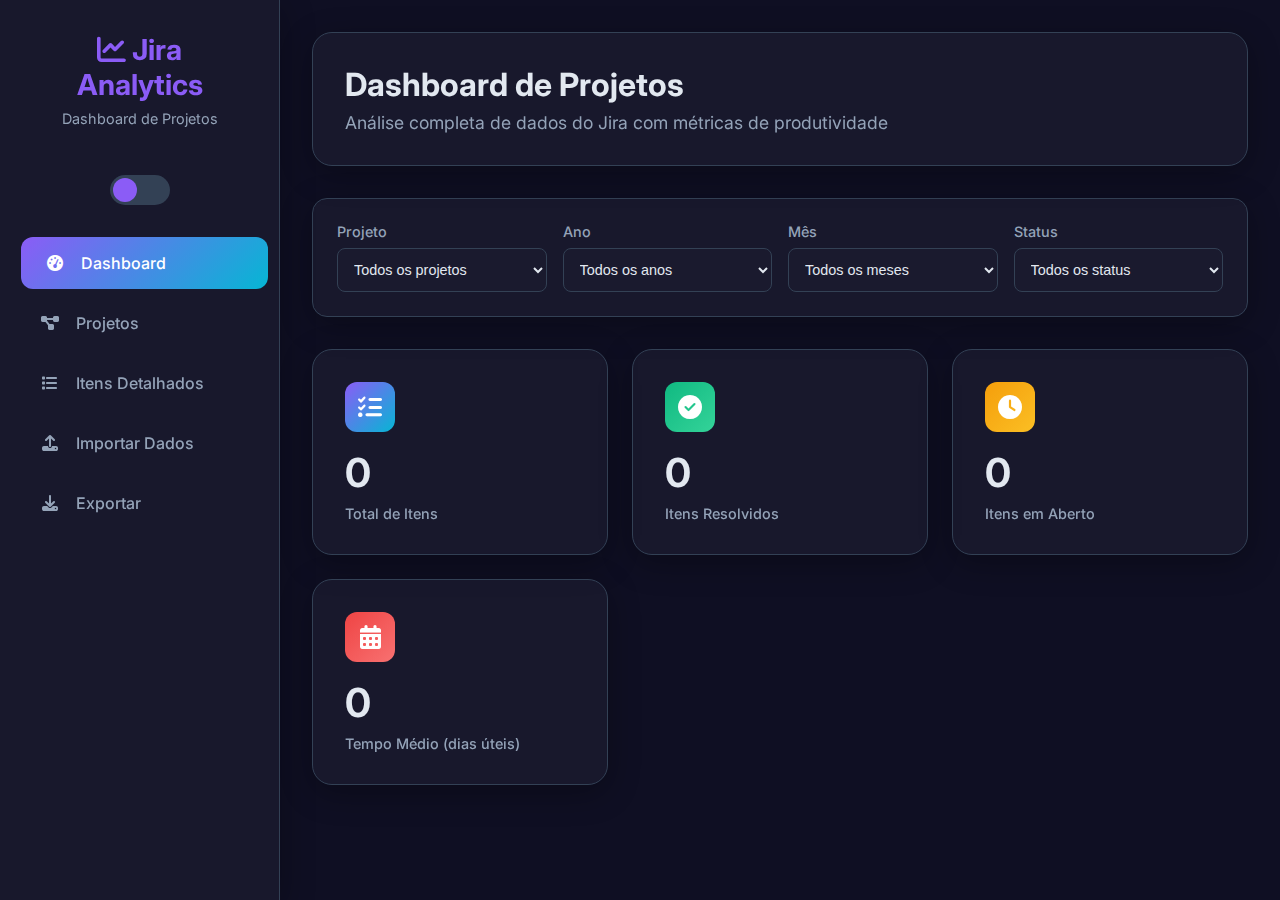
<file: index.html>
<!DOCTYPE html>
<html lang="pt-BR">
<head>
    <meta charset="UTF-8">
    <meta name="viewport" content="width=device-width, initial-scale=1.0">
    <title>Jira Analytics - Dashboard de Projetos</title>
    <link href="https://cdnjs.cloudflare.com/ajax/libs/font-awesome/6.4.0/css/all.min.css" rel="stylesheet">
    <link href="https://fonts.googleapis.com/css2?family=Inter:wght@300;400;500;600;700&display=swap" rel="stylesheet">
    <style>
        :root {
            --bg-primary: #0f0f23;
            --bg-secondary: #1a1a2e;
            --bg-tertiary: #16213e;
            --text-primary: #e2e8f0;
            --text-secondary: #94a3b8;
            --text-muted: #64748b;
            --accent-primary: #8b5cf6;
            --accent-secondary: #06b6d4;
            --accent-success: #10b981;
            --accent-warning: #f59e0b;
            --accent-danger: #ef4444;
            --border-color: #334155;
            --card-bg: rgba(26, 26, 46, 0.8);
            --glass-bg: rgba(139, 92, 246, 0.1);
            --shadow: 0 8px 32px rgba(0, 0, 0, 0.3);
        }

        [data-theme="light"] {
            --bg-primary: #f8fafc;
            --bg-secondary: #ffffff;
            --bg-tertiary: #f1f5f9;
            --text-primary: #1e293b;
            --text-secondary: #475569;
            --text-muted: #64748b;
            --accent-primary: #8b5cf6;
            --accent-secondary: #06b6d4;
            --accent-success: #10b981;
            --accent-warning: #f59e0b;
            --accent-danger: #ef4444;
            --border-color: #e2e8f0;
            --card-bg: rgba(255, 255, 255, 0.9);
            --glass-bg: rgba(139, 92, 246, 0.05);
            --shadow: 0 8px 32px rgba(0, 0, 0, 0.1);
        }

        * {
            margin: 0;
            padding: 0;
            box-sizing: border-box;
        }

        body {
            font-family: 'Inter', sans-serif;
            background: var(--bg-primary);
            min-height: 100vh;
            color: var(--text-primary);
            transition: all 0.3s ease;
        }

        .container {
            display: flex;
            min-height: 100vh;
        }

        /* Sidebar */
        .sidebar {
            width: 280px;
            background: var(--card-bg);
            backdrop-filter: blur(10px);
            border-right: 1px solid var(--border-color);
            padding: 2rem 0;
            box-shadow: var(--shadow);
            transition: all 0.3s ease;
        }

        .logo {
            text-align: center;
            margin-bottom: 3rem;
            padding: 0 2rem;
        }

        .logo h1 {
            color: var(--accent-primary);
            font-size: 1.8rem;
            font-weight: 700;
            margin-bottom: 0.5rem;
        }

        .logo p {
            color: var(--text-secondary);
            font-size: 0.9rem;
        }

        .theme-toggle {
            display: flex;
            align-items: center;
            justify-content: center;
            margin-bottom: 2rem;
            padding: 0 2rem;
        }

        .theme-switch {
            position: relative;
            width: 60px;
            height: 30px;
            background: var(--border-color);
            border-radius: 15px;
            cursor: pointer;
            transition: all 0.3s ease;
        }

        .theme-switch::before {
            content: '';
            position: absolute;
            top: 3px;
            left: 3px;
            width: 24px;
            height: 24px;
            background: var(--accent-primary);
            border-radius: 50%;
            transition: all 0.3s ease;
        }

        [data-theme="light"] .theme-switch::before {
            transform: translateX(30px);
        }

        .nav-menu {
            list-style: none;
            padding: 0 1rem;
        }

        .nav-item {
            margin-bottom: 0.5rem;
        }

        .nav-link {
            display: flex;
            align-items: center;
            padding: 1rem 1.5rem;
            color: var(--text-secondary);
            text-decoration: none;
            border-radius: 12px;
            transition: all 0.3s ease;
            font-weight: 500;
        }

        .nav-link:hover,
        .nav-link.active {
            background: linear-gradient(135deg, var(--accent-primary), var(--accent-secondary));
            color: white;
            transform: translateX(5px);
        }

        .nav-link i {
            margin-right: 1rem;
            width: 20px;
            text-align: center;
        }

        /* Main Content */
        .main-content {
            flex: 1;
            padding: 2rem;
            overflow-y: auto;
            background: var(--bg-primary);
        }

        .section {
            display: none;
        }

        .section.active {
            display: block;
        }

        .header {
            background: var(--card-bg);
            backdrop-filter: blur(10px);
            border-radius: 20px;
            padding: 2rem;
            margin-bottom: 2rem;
            box-shadow: var(--shadow);
            border: 1px solid var(--border-color);
        }

        .header h2 {
            color: var(--text-primary);
            font-size: 2rem;
            font-weight: 700;
            margin-bottom: 0.5rem;
        }

        .header p {
            color: var(--text-secondary);
            font-size: 1.1rem;
        }

        /* Upload Section */
        .upload-section {
            background: var(--card-bg);
            backdrop-filter: blur(10px);
            border-radius: 20px;
            padding: 2rem;
            margin-bottom: 2rem;
            box-shadow: var(--shadow);
            border: 1px solid var(--border-color);
        }

        .upload-area {
            border: 3px dashed var(--accent-primary);
            border-radius: 15px;
            padding: 3rem;
            text-align: center;
            transition: all 0.3s ease;
            cursor: pointer;
        }

        .upload-area:hover {
            border-color: var(--accent-secondary);
            background: var(--glass-bg);
        }

        .upload-area.dragover {
            border-color: var(--accent-secondary);
            background: var(--glass-bg);
        }

        .upload-icon {
            font-size: 3rem;
            color: var(--accent-primary);
            margin-bottom: 1rem;
        }

        .upload-text {
            font-size: 1.2rem;
            color: var(--text-primary);
            margin-bottom: 0.5rem;
            font-weight: 600;
        }

        .upload-subtext {
            color: var(--text-secondary);
            font-size: 0.9rem;
        }

        #fileInput {
            display: none;
        }

        /* Filters */
        .filters {
            background: var(--card-bg);
            border-radius: 15px;
            padding: 1.5rem;
            margin-bottom: 2rem;
            box-shadow: var(--shadow);
            border: 1px solid var(--border-color);
        }

        .filters-grid {
            display: grid;
            grid-template-columns: repeat(auto-fit, minmax(200px, 1fr));
            gap: 1rem;
            align-items: end;
        }

        .filter-group {
            display: flex;
            flex-direction: column;
        }

        .filter-label {
            color: var(--text-secondary);
            font-size: 0.9rem;
            margin-bottom: 0.5rem;
            font-weight: 500;
        }

        .filter-input {
            padding: 0.75rem;
            border: 1px solid var(--border-color);
            border-radius: 8px;
            background: var(--bg-secondary);
            color: var(--text-primary);
            font-size: 0.9rem;
        }

        .filter-input:focus {
            outline: none;
            border-color: var(--accent-primary);
        }

        /* Stats Cards */
        .stats-grid {
            display: grid;
            grid-template-columns: repeat(auto-fit, minmax(250px, 1fr));
            gap: 1.5rem;
            margin-bottom: 2rem;
        }

        .stat-card {
            background: var(--card-bg);
            backdrop-filter: blur(10px);
            border-radius: 20px;
            padding: 2rem;
            box-shadow: var(--shadow);
            border: 1px solid var(--border-color);
            transition: transform 0.3s ease;
        }

        .stat-card:hover {
            transform: translateY(-5px);
        }

        .stat-header {
            display: flex;
            align-items: center;
            justify-content: space-between;
            margin-bottom: 1rem;
        }

        .stat-icon {
            width: 50px;
            height: 50px;
            border-radius: 12px;
            display: flex;
            align-items: center;
            justify-content: center;
            font-size: 1.5rem;
            color: white;
        }

        .stat-icon.primary { background: linear-gradient(135deg, var(--accent-primary), var(--accent-secondary)); }
        .stat-icon.success { background: linear-gradient(135deg, var(--accent-success), #34d399); }
        .stat-icon.warning { background: linear-gradient(135deg, var(--accent-warning), #fbbf24); }
        .stat-icon.danger { background: linear-gradient(135deg, var(--accent-danger), #f87171); }

        .stat-value {
            font-size: 2.5rem;
            font-weight: 700;
            color: var(--text-primary);
            margin-bottom: 0.5rem;
        }

        .stat-label {
            color: var(--text-secondary);
            font-size: 0.9rem;
            font-weight: 500;
        }

        /* Tables */
        .table-container {
            background: var(--card-bg);
            border-radius: 15px;
            overflow: hidden;
            box-shadow: var(--shadow);
            border: 1px solid var(--border-color);
            margin-bottom: 2rem;
        }

        .table-header {
            padding: 1.5rem;
            border-bottom: 1px solid var(--border-color);
            display: flex;
            justify-content: space-between;
            align-items: center;
        }

        .table-title {
            font-size: 1.3rem;
            font-weight: 700;
            color: var(--text-primary);
        }

        .table {
            width: 100%;
            border-collapse: collapse;
        }

        .table th,
        .table td {
            padding: 1rem;
            text-align: left;
            border-bottom: 1px solid var(--border-color);
        }

        .table th {
            background: var(--bg-tertiary);
            color: var(--text-secondary);
            font-weight: 600;
            font-size: 0.9rem;
            text-transform: uppercase;
            letter-spacing: 0.5px;
        }

        .table td {
            color: var(--text-primary);
        }

        .table tbody tr:hover {
            background: var(--glass-bg);
        }

        /* Item key styling */
        .item-key {
            font-family: 'Courier New', monospace;
            border-radius: 4px;
            font-size: 0.85rem;
            font-weight: 600;
            color: var(--accent-primary);
        }

        /* Status badges */
        .status-badge {
            border-radius: 20px;
            font-size: 0.8rem;
            font-weight: 600;
            text-transform: uppercase;
            letter-spacing: 0.5px;
        }

        .status-resolved {
            color: var(--accent-success);
        }

        .status-open {
            color: var(--accent-danger);
        }

        .status-progress {
            background: rgba(245, 158, 11, 0.2);
            color: var(--accent-warning);
        }

        /* Priority badges */
        .priority-badge {
            padding: 0.25rem 0.75rem;
            border-radius: 20px;
            font-size: 0.8rem;
            font-weight: 600;
        }

        .priority-urgent {
            background: rgba(239, 68, 68, 0.2);
            color: var(--accent-danger);
        }

        .priority-high {
            background: rgba(245, 158, 11, 0.2);
            color: var(--accent-warning);
        }

        .priority-medium {
            background: rgba(6, 182, 212, 0.2);
            color: var(--accent-secondary);
        }

        .priority-low {
            background: rgba(16, 185, 129, 0.2);
            color: var(--accent-success);
        }

        /* Buttons */
        .btn {
            padding: 0.75rem 1.5rem;
            border: none;
            border-radius: 12px;
            font-weight: 600;
            cursor: pointer;
            transition: all 0.3s ease;
            text-decoration: none;
            display: inline-flex;
            align-items: center;
            gap: 0.5rem;
            font-size: 0.9rem;
        }

        .btn-primary {
            background: linear-gradient(135deg, var(--accent-primary), var(--accent-secondary));
            color: white;
        }

        .btn-secondary {
            background: var(--glass-bg);
            color: var(--accent-primary);
            border: 2px solid var(--accent-primary);
        }

        .btn:hover {
            transform: translateY(-2px);
            box-shadow: var(--shadow);
        }

        /* Export buttons */
        .export-buttons {
            display: flex;
            gap: 1rem;
        }

        /* Projects Section */
        .projects-section {
            background: var(--card-bg);
            backdrop-filter: blur(10px);
            border-radius: 20px;
            padding: 2rem;
            margin-bottom: 2rem;
            box-shadow: var(--shadow);
            border: 1px solid var(--border-color);
        }

        .section-header {
            display: flex;
            justify-content: space-between;
            align-items: center;
            margin-bottom: 2rem;
        }

        .section-title {
            font-size: 1.5rem;
            font-weight: 700;
            color: var(--text-primary);
        }

        /* Project Cards */
        .projects-grid {
            display: grid;
            gap: 1.5rem;
        }

        .project-card {
            background: var(--bg-secondary);
            border-radius: 15px;
            padding: 1.5rem;
            border-left: 5px solid var(--accent-primary);
            transition: all 0.3s ease;
            border: 1px solid var(--border-color);
        }

        .project-card:hover {
            transform: translateX(5px);
            box-shadow: var(--shadow);
        }

        .project-header {
            display: flex;
            justify-content: space-between;
            align-items: flex-start;
            margin-bottom: 1rem;
        }

        .project-name {
            font-size: 1.2rem;
            font-weight: 700;
            color: var(--text-primary);
            margin-bottom: 0.5rem;
        }

        .project-stats {
            display: grid;
            grid-template-columns: repeat(auto-fit, minmax(120px, 1fr));
            gap: 1rem;
            margin-top: 1rem;
        }

        .project-stat {
            text-align: center;
            padding: 1rem;
            background: var(--glass-bg);
            border-radius: 10px;
        }

        .project-stat-value {
            font-size: 1.5rem;
            font-weight: 700;
            color: var(--accent-primary);
        }

        .project-stat-label {
            font-size: 0.8rem;
            color: var(--text-secondary);
            margin-top: 0.25rem;
        }

        /* Pagination */
        .pagination {
            padding-bottom: 28px;
            display: flex;
            justify-content: center;
            align-items: center;
            gap: 0.5rem;
            margin-top: 2rem;
        }

        .pagination button {
            padding: 0.5rem 1rem;
            border: 1px solid var(--border-color);
            background: var(--bg-secondary);
            color: var(--text-primary);
            border-radius: 8px;
            cursor: pointer;
            transition: all 0.3s ease;
        }

        .pagination button:hover {
            background: var(--accent-primary);
            color: white;
        }

        .pagination button.active {
            background: var(--accent-primary);
            color: white;
        }

        .pagination button:disabled {
            opacity: 0.5;
            cursor: not-allowed;
        }

        /* Loading */
        .loading {
            text-align: center;
            padding: 3rem;
            color: var(--text-secondary);
        }

        .loading i {
            font-size: 3rem;
            margin-bottom: 1rem;
            animation: spin 1s linear infinite;
        }

        @keyframes spin {
            0% { transform: rotate(0deg); }
            100% { transform: rotate(360deg); }
        }

        /* Responsive */
        @media (max-width: 768px) {
            .container {
                flex-direction: column;
            }
            
            .sidebar {
                width: 100%;
                padding: 1rem 0;
            }
            
            .nav-menu {
                display: flex;
                overflow-x: auto;
                padding: 0 1rem;
            }
            
            .nav-item {
                margin-right: 1rem;
                margin-bottom: 0;
                white-space: nowrap;
            }
            
            .main-content {
                padding: 1rem;
            }

            .filters-grid {
                grid-template-columns: 1fr;
            }

            .export-buttons {
                flex-direction: column;
            }
        }

        .hidden {
            display: none;
        }

        /* Scrollbar */
        ::-webkit-scrollbar {
            width: 8px;
        }

        ::-webkit-scrollbar-track {
            background: var(--bg-secondary);
        }

        ::-webkit-scrollbar-thumb {
            background: var(--accent-primary);
            border-radius: 4px;
        }

        ::-webkit-scrollbar-thumb:hover {
            background: var(--accent-secondary);
        }
    </style>
</head>
<body data-theme="dark">
    <div class="container">
        <!-- Sidebar -->
        <aside class="sidebar">
            <div class="logo">
                <h1><i class="fas fa-chart-line"></i> Jira Analytics</h1>
                <p>Dashboard de Projetos</p>
            </div>
            
            <div class="theme-toggle">
                <div class="theme-switch" id="themeToggle"></div>
            </div>
            
            <nav>
                <ul class="nav-menu">
                    <li class="nav-item">
                        <a href="#" class="nav-link active" data-section="dashboard">
                            <i class="fas fa-tachometer-alt"></i>
                            Dashboard
                        </a>
                    </li>
                    <li class="nav-item">
                        <a href="#" class="nav-link" data-section="projects">
                            <i class="fas fa-project-diagram"></i>
                            Projetos
                        </a>
                    </li>
                    <li class="nav-item">
                        <a href="#" class="nav-link" data-section="items">
                            <i class="fas fa-list"></i>
                            Itens Detalhados
                        </a>
                    </li>
                    <li class="nav-item">
                        <a href="#" class="nav-link" data-section="upload">
                            <i class="fas fa-upload"></i>
                            Importar Dados
                        </a>
                    </li>
                    <li class="nav-item">
                        <a href="#" class="nav-link" data-section="export">
                            <i class="fas fa-download"></i>
                            Exportar
                        </a>
                    </li>
                </ul>
            </nav>
        </aside>

        <!-- Main Content -->
        <main class="main-content">
            <!-- Dashboard Section -->
            <section id="dashboard" class="section active">
                <div class="header">
                    <h2>Dashboard de Projetos</h2>
                    <p>Análise completa de dados do Jira com métricas de produtividade</p>
                </div>

                <!-- Filters -->
                <div class="filters">
                    <div class="filters-grid">
                        <div class="filter-group">
                            <label class="filter-label">Projeto</label>
                            <select class="filter-input" id="projectFilter">
                                <option value="">Todos os projetos</option>
                            </select>
                        </div>
                        <div class="filter-group">
                            <label class="filter-label">Ano</label>
                            <select class="filter-input" id="yearFilter">
                                <option value="">Todos os anos</option>
                            </select>
                        </div>
                        <div class="filter-group">
                            <label class="filter-label">Mês</label>
                            <select class="filter-input" id="monthFilter">
                                <option value="">Todos os meses</option>
                                <option value="1">Janeiro</option>
                                <option value="2">Fevereiro</option>
                                <option value="3">Março</option>
                                <option value="4">Abril</option>
                                <option value="5">Maio</option>
                                <option value="6">Junho</option>
                                <option value="7">Julho</option>
                                <option value="8">Agosto</option>
                                <option value="9">Setembro</option>
                                <option value="10">Outubro</option>
                                <option value="11">Novembro</option>
                                <option value="12">Dezembro</option>
                            </select>
                        </div>
                        <div class="filter-group">
                            <label class="filter-label">Status</label>
                            <select class="filter-input" id="statusFilter">
                                <option value="">Todos os status</option>
                            </select>
                        </div>
                    </div>
                </div>

                <!-- Stats Grid -->
                <div class="stats-grid" id="statsGrid">
                    <div class="stat-card">
                        <div class="stat-header">
                            <div class="stat-icon primary">
                                <i class="fas fa-tasks"></i>
                            </div>
                        </div>
                        <div class="stat-value" id="totalItems">0</div>
                        <div class="stat-label">Total de Itens</div>
                    </div>

                    <div class="stat-card">
                        <div class="stat-header">
                            <div class="stat-icon success">
                                <i class="fas fa-check-circle"></i>
                            </div>
                        </div>
                        <div class="stat-value" id="resolvedItems">0</div>
                        <div class="stat-label">Itens Resolvidos</div>
                    </div>

                    <div class="stat-card">
                        <div class="stat-header">
                            <div class="stat-icon warning">
                                <i class="fas fa-clock"></i>
                            </div>
                        </div>
                        <div class="stat-value" id="openItems">0</div>
                        <div class="stat-label">Itens em Aberto</div>
                    </div>

                    <div class="stat-card">
                        <div class="stat-header">
                            <div class="stat-icon danger">
                                <i class="fas fa-calendar-alt"></i>
                            </div>
                        </div>
                        <div class="stat-value" id="avgResolutionTime">0</div>
                        <div class="stat-label">Tempo Médio (dias úteis)</div>
                    </div>
                </div>
            </section>

            <!-- Projects Section -->
            <section id="projects" class="section">
                <div class="header">
                    <h2>Análise por Projeto</h2>
                    <p>Métricas detalhadas de cada projeto</p>
                </div>

                <div class="projects-section">
                    <div class="projects-grid" id="projectsGrid">
                        <div class="loading">
                            <i class="fas fa-spinner"></i>
                            <p>Carregue um arquivo para visualizar os dados dos projetos</p>
                        </div>
                    </div>
                </div>
            </section>

            <!-- Items Section -->
            <section id="items" class="section">
                <div class="header">
                    <h2>Itens Detalhados</h2>
                    <p>Visualização completa de todos os itens por projeto</p>
                </div>

                <div class="table-container">
                    <div class="table-header">
                        <h3 class="table-title">Lista de Itens</h3>
                        <div class="export-buttons">
                            <button class="btn btn-secondary" id="exportItemsCSV">
                                <i class="fas fa-file-csv"></i>
                                Exportar CSV
                            </button>
                        </div>
                    </div>
                    <div style="overflow-x: auto;">
                        <table class="table" id="itemsTable">
                            <thead>
                                <tr>
                                    <th>Projeto</th>
                                    <th>Chave</th>
                                    <th>Tipo</th>
                                    <th>Resumo</th>
                                    <th>Responsável</th>
                                    <th>Status</th>
                                    <th>Prioridade</th>
                                    <th>Data Abertura</th>
                                    <th>Data Fechamento</th>
                                    <th>Dias em Aberto</th>
                                </tr>
                            </thead>
                            <tbody id="itemsTableBody">
                                <tr>
                                    <td colspan="10" class="loading">
                                        <i class="fas fa-spinner"></i>
                                        <p>Carregue um arquivo para visualizar os itens</p>
                                    </td>
                                </tr>
                            </tbody>
                        </table>
                    </div>
                    <div class="pagination" id="itemsPagination"></div>
                </div>
            </section>

            <!-- Upload Section -->
            <section id="upload" class="section">
                <div class="header">
                    <h2>Importar Dados</h2>
                    <p>Carregue seus arquivos CSV ou XML do Jira</p>
                </div>

                <div class="upload-section">
                    <div class="upload-area" id="uploadArea">
                        <div class="upload-icon">
                            <i class="fas fa-cloud-upload-alt"></i>
                        </div>
                        <div class="upload-text">Arraste e solte seus arquivos aqui</div>
                        <div class="upload-subtext">Suporte para CSV e XML (separadores: vírgula ou ponto e vírgula)</div>
                        <input type="file" id="fileInput" accept=".csv,.xml" multiple>
                    </div>
                </div>
            </section>

            <!-- Export Section -->
            <section id="export" class="section">
                <div class="header">
                    <h2>Exportar Dados</h2>
                    <p>Exporte suas análises em diferentes formatos</p>
                </div>

                <div class="projects-section">
                    <div class="section-header">
                        <h3 class="section-title">Opções de Exportação</h3>
                    </div>
                    
                    <div class="stats-grid">
                        <div class="stat-card">
                            <div class="stat-header">
                                <div class="stat-icon primary">
                                    <i class="fas fa-file-csv"></i>
                                </div>
                            </div>
                            <div class="stat-value">CSV</div>
                            <div class="stat-label">Resumo por Projeto</div>
                            <button class="btn btn-primary" id="exportCSV" style="margin-top: 1rem; width: 100%;">
                                <i class="fas fa-download"></i>
                                Exportar CSV
                            </button>
                        </div>

                        <div class="stat-card">
                            <div class="stat-header">
                                <div class="stat-icon success">
                                    <i class="fas fa-file-code"></i>
                                </div>
                            </div>
                            <div class="stat-value">XML</div>
                            <div class="stat-label">Resumo por Projeto</div>
                            <button class="btn btn-primary" id="exportXML" style="margin-top: 1rem; width: 100%;">
                                <i class="fas fa-download"></i>
                                Exportar XML
                            </button>
                        </div>

                        <div class="stat-card">
                            <div class="stat-header">
                                <div class="stat-icon warning">
                                    <i class="fas fa-list"></i>
                                </div>
                            </div>
                            <div class="stat-value">Detalhado</div>
                            <div class="stat-label">Todos os Itens</div>
                            <button class="btn btn-primary" id="exportDetailedCSV" style="margin-top: 1rem; width: 100%;">
                                <i class="fas fa-download"></i>
                                Exportar Detalhado
                            </button>
                        </div>
                    </div>
                </div>
            </section>
        </main>
    </div>

    <script>
        class JiraAnalytics {
            constructor() {
                this.data = [];
                this.filteredData = [];
                this.projects = {};
                this.currentPage = 1;
                this.itemsPerPage = 20;
                this.init();
            }

            init() {
                this.setupEventListeners();
                this.setupNavigation();
                this.setupTheme();
            }

            setupEventListeners() {
                const uploadArea = document.getElementById('uploadArea');
                const fileInput = document.getElementById('fileInput');

                // Upload area events
                uploadArea.addEventListener('click', () => fileInput.click());
                uploadArea.addEventListener('dragover', this.handleDragOver.bind(this));
                uploadArea.addEventListener('dragleave', this.handleDragLeave.bind(this));
                uploadArea.addEventListener('drop', this.handleDrop.bind(this));

                // File input change
                fileInput.addEventListener('change', this.handleFileSelect.bind(this));

                // Export buttons
                document.getElementById('exportCSV').addEventListener('click', () => this.exportData('csv'));
                document.getElementById('exportXML').addEventListener('click', () => this.exportData('xml'));
                document.getElementById('exportItemsCSV').addEventListener('click', () => this.exportItemsData('csv'));
                document.getElementById('exportDetailedCSV').addEventListener('click', () => this.exportItemsData('csv'));

                // Filters
                document.getElementById('projectFilter').addEventListener('change', this.applyFilters.bind(this));
                document.getElementById('yearFilter').addEventListener('change', this.applyFilters.bind(this));
                document.getElementById('monthFilter').addEventListener('change', this.applyFilters.bind(this));
                document.getElementById('statusFilter').addEventListener('change', this.applyFilters.bind(this));
            }

            setupNavigation() {
                const navLinks = document.querySelectorAll('.nav-link');
                const sections = document.querySelectorAll('.section');

                navLinks.forEach(link => {
                    link.addEventListener('click', (e) => {
                        e.preventDefault();
                        
                        // Remove active class from all links and sections
                        navLinks.forEach(l => l.classList.remove('active'));
                        sections.forEach(s => s.classList.remove('active'));
                        
                        // Add active class to clicked link
                        link.classList.add('active');
                        
                        // Show corresponding section
                        const sectionId = link.getAttribute('data-section');
                        const section = document.getElementById(sectionId);
                        if (section) {
                            section.classList.add('active');
                        }
                    });
                });
            }

            setupTheme() {
                const themeToggle = document.getElementById('themeToggle');
                const body = document.body;

                themeToggle.addEventListener('click', () => {
                    const currentTheme = body.getAttribute('data-theme');
                    const newTheme = currentTheme === 'dark' ? 'light' : 'dark';
                    body.setAttribute('data-theme', newTheme);
                    localStorage.setItem('theme', newTheme);
                });

                // Load saved theme
                const savedTheme = localStorage.getItem('theme') || 'dark';
                body.setAttribute('data-theme', savedTheme);
            }

            handleDragOver(e) {
                e.preventDefault();
                e.currentTarget.classList.add('dragover');
            }

            handleDragLeave(e) {
                e.currentTarget.classList.remove('dragover');
            }

            handleDrop(e) {
                e.preventDefault();
                e.currentTarget.classList.remove('dragover');
                const files = e.dataTransfer.files;
                this.processFiles(files);
            }

            handleFileSelect(e) {
                const files = e.target.files;
                this.processFiles(files);
            }

            async processFiles(files) {
                this.data = []; // Reset data
                for (let file of files) {
                    if (file.type === 'text/csv' || file.name.endsWith('.csv')) {
                        await this.parseCSV(file);
                    } else if (file.type === 'text/xml' || file.name.endsWith('.xml')) {
                        await this.parseXML(file);
                    }
                }
                this.analyzeData();
                this.setupFilters();
                this.applyFilters();
                this.updateUI();
            }

            async parseCSV(file) {
                const text = await file.text();
                const lines = text.split('\n').filter(line => line.trim());
                
                if (lines.length === 0) return;

                // Detect separator
                const firstLine = lines[0];
                const commaCount = (firstLine.match(/,/g) || []).length;
                const semicolonCount = (firstLine.match(/;/g) || []).length;
                const separator = semicolonCount > commaCount ? ';' : ',';

                // Parse header
                const headers = this.parseCSVLine(lines[0], separator);
                
                // Find column indices
                const columnMap = this.mapColumns(headers);

                // Parse data
                for (let i = 1; i < lines.length; i++) {
                    const values = this.parseCSVLine(lines[i], separator);
                    if (values.length >= headers.length) {
                        const item = this.createItemFromRow(values, columnMap);
                        if (item) this.data.push(item);
                    }
                }
            }

            parseCSVLine(line, separator) {
                const result = [];
                let current = '';
                let inQuotes = false;
                
                for (let i = 0; i < line.length; i++) {
                    const char = line[i];
                    
                    if (char === '"') {
                        inQuotes = !inQuotes;
                    } else if (char === separator && !inQuotes) {
                        result.push(current.trim());
                        current = '';
                    } else {
                        current += char;
                    }
                }
                
                result.push(current.trim());
                return result;
            }

            async parseXML(file) {
                const text = await file.text();
                const parser = new DOMParser();
                const xmlDoc = parser.parseFromString(text, 'text/xml');
                
                // Basic XML parsing - adjust based on your XML structure
                const items = xmlDoc.querySelectorAll('item');
                items.forEach(item => {
                    const data = {
                        itemKey: this.getXMLValue(item, 'key'),
                        projectName: this.getXMLValue(item, 'projectName'),
                        itemType: this.getXMLValue(item, 'itemType'),
                        summary: this.getXMLValue(item, 'summary'),
                        assignee: this.getXMLValue(item, 'assignee'),
                        reporter: this.getXMLValue(item, 'reporter'),
                        priority: this.getXMLValue(item, 'priority'),
                        status: this.getXMLValue(item, 'status'),
                        created: this.getXMLValue(item, 'created'),
                        resolved: this.getXMLValue(item, 'resolved'),
                        updated: this.getXMLValue(item, 'updated')
                    };
                    
                    if (data.projectName) this.data.push(data);
                });
            }

            getXMLValue(element, tagName) {
                const tag = element.querySelector(tagName);
                return tag ? tag.textContent.trim() : '';
            }

            mapColumns(headers) {
                const map = {};
                const mappings = {
                    itemKey: ['chave da item', 'key', 'issue key', 'número'],
                    projectName: ['nome do projeto', 'project name', 'projeto'],
                    itemType: ['tipo de item', 'item type', 'tipo'],
                    summary: ['resumo', 'summary', 'título', 'title'],
                    assignee: ['responsável', 'assignee', 'responsavel'],
                    reporter: ['relator', 'reporter'],
                    priority: ['prioridade', 'priority'],
                    status: ['status'],
                    created: ['criado', 'created', 'data criação'],
                    resolved: ['resolvido', 'resolved', 'data resolução'],
                    updated: ['atualizado', 'updated', 'data atualização', 'atualizado(a)']
                };

                Object.keys(mappings).forEach(key => {
                    const index = headers.findIndex(header => 
                        mappings[key].some(term => 
                            header.toLowerCase().includes(term.toLowerCase())
                        )
                    );
                    if (index !== -1) map[key] = index;
                });

                return map;
            }

            createItemFromRow(values, columnMap) {
                const item = {};
                
                Object.keys(columnMap).forEach(key => {
                    const index = columnMap[key];
                    if (index !== undefined && values[index]) {
                        item[key] = values[index].replace(/"/g, '').trim();
                    }
                });

                // Add calculated fields
                if (item.created) {
                    const createdDate = this.parseDate(item.created);
                    if (createdDate) {
                        item.createdDate = createdDate;
                        
                        // Enhanced logic for QDP project
                        const resolvedDate = this.getResolvedDate(item);
                        if (resolvedDate) {
                            item.resolvedDate = resolvedDate;
                            item.daysToResolve = this.calculateBusinessDays(createdDate, resolvedDate);
                        } else {
                            item.daysOpen = this.calculateBusinessDays(createdDate, new Date());
                        }
                    }
                }

                return item.projectName ? item : null;
            }

            // Enhanced method to determine resolved date based on project and status
            getResolvedDate(item) {
                const isQDPProject = item.projectName && item.projectName.toUpperCase().includes('QDP');
                const status = item.status ? item.status.toLowerCase() : '';
                
                // For QDP project with "Resolvido" status, use updated date
                if (isQDPProject && status.includes('resolvido')) {
                    return item.updated ? this.parseDate(item.updated) : null;
                }
                
                // For "Concluído" status, always use resolved date
                if (status.includes('concluído') || status.includes('concluido')) {
                    return item.resolved ? this.parseDate(item.resolved) : null;
                }
                
                // For other resolved statuses, use resolved date
                if (this.isItemResolved(item)) {
                    return item.resolved ? this.parseDate(item.resolved) : null;
                }
                
                return null;
            }

            setupFilters() {
                // Setup project filter
                const projectFilter = document.getElementById('projectFilter');
                const projects = [...new Set(this.data.map(item => item.projectName))].sort();
                projectFilter.innerHTML = '<option value="">Todos os projetos</option>';
                projects.forEach(project => {
                    const option = document.createElement('option');
                    option.value = project;
                    option.textContent = project;
                    projectFilter.appendChild(option);
                });

                // Setup year filter
                const yearFilter = document.getElementById('yearFilter');
                const years = [...new Set(this.data.map(item => {
                    if (item.createdDate) {
                        return item.createdDate.getFullYear();
                    }
                    return null;
                }).filter(year => year !== null))].sort((a, b) => b - a);
                
                yearFilter.innerHTML = '<option value="">Todos os anos</option>';
                years.forEach(year => {
                    const option = document.createElement('option');
                    option.value = year;
                    option.textContent = year;
                    yearFilter.appendChild(option);
                });

                // Setup status filter
                const statusFilter = document.getElementById('statusFilter');
                const statuses = [...new Set(this.data.map(item => item.status))].filter(status => status).sort();
                statusFilter.innerHTML = '<option value="">Todos os status</option>';
                statuses.forEach(status => {
                    const option = document.createElement('option');
                    option.value = status;
                    option.textContent = status;
                    statusFilter.appendChild(option);
                });
            }

            applyFilters() {
                const projectFilter = document.getElementById('projectFilter').value;
                const yearFilter = document.getElementById('yearFilter').value;
                const monthFilter = document.getElementById('monthFilter').value;
                const statusFilter = document.getElementById('statusFilter').value;

                this.filteredData = this.data.filter(item => {
                    if (projectFilter && item.projectName !== projectFilter) return false;
                    if (statusFilter && item.status !== statusFilter) return false;
                    
                    if (yearFilter || monthFilter) {
                        if (!item.createdDate) return false;
                        
                        if (yearFilter && item.createdDate.getFullYear() !== parseInt(yearFilter)) return false;
                        if (monthFilter && (item.createdDate.getMonth() + 1) !== parseInt(monthFilter)) return false;
                    }
                    
                    return true;
                });

                this.analyzeFilteredData();
                this.updateUI();
                this.updateItemsTable();
            }

            analyzeData() {
                this.projects = {};
                
                this.data.forEach(item => {
                    const projectName = item.projectName;
                    
                    if (!this.projects[projectName]) {
                        this.projects[projectName] = {
                            name: projectName,
                            total: 0,
                            resolved: 0,
                            open: 0,
                            items: [],
                            avgResolutionTime: 0,
                            avgOpenTime: 0
                        };
                    }

                    const project = this.projects[projectName];
                    project.total++;
                    project.items.push(item);

                    const isResolved = this.isItemResolved(item);
                    if (isResolved) {
                        project.resolved++;
                    } else {
                        project.open++;
                    }
                });

                // Calculate time metrics
                Object.values(this.projects).forEach(project => {
                    this.calculateTimeMetrics(project);
                });
            }

            analyzeFilteredData() {
                this.filteredProjects = {};
                
                this.filteredData.forEach(item => {
                    const projectName = item.projectName;
                    
                    if (!this.filteredProjects[projectName]) {
                        this.filteredProjects[projectName] = {
                            name: projectName,
                            total: 0,
                            resolved: 0,
                            open: 0,
                            items: [],
                            avgResolutionTime: 0,
                            avgOpenTime: 0
                        };
                    }

                    const project = this.filteredProjects[projectName];
                    project.total++;
                    project.items.push(item);

                    const isResolved = this.isItemResolved(item);
                    if (isResolved) {
                        project.resolved++;
                    } else {
                        project.open++;
                    }
                });

                // Calculate time metrics
                Object.values(this.filteredProjects).forEach(project => {
                    this.calculateTimeMetrics(project);
                });
            }

            isItemResolved(item) {
                if (!item.status) return false;
                
                const resolvedStatuses = [
                    'resolvido', 'resolved', 'fechado', 'closed', 
                    'concluído', 'done', 'finalizado', 'finished',
                    'itens concluídos', 'concluido'
                ];
                
                return resolvedStatuses.some(status => 
                    item.status.toLowerCase().includes(status.toLowerCase())
                ) || !!item.resolved;
            }

            calculateTimeMetrics(project) {
                let totalResolutionDays = 0;
                let totalOpenDays = 0;
                let resolvedCount = 0;
                let openCount = 0;

                project.items.forEach(item => {
                    if (!item.createdDate) return;

                    if (this.isItemResolved(item) && item.daysToResolve !== undefined) {
                        totalResolutionDays += item.daysToResolve;
                        resolvedCount++;
                    } else if (item.daysOpen !== undefined) {
                        totalOpenDays += item.daysOpen;
                        openCount++;
                    }
                });

                project.avgResolutionTime = resolvedCount > 0 ? 
                    Math.round(totalResolutionDays / resolvedCount) : 0;
                project.avgOpenTime = openCount > 0 ? 
                    Math.round(totalOpenDays / openCount) : 0;
            }

            parseDate(dateString) {
                if (!dateString) return null;
                
                // Try different date formats
                const formats = [
                    /(\d{1,2})\/(\w{3})\/(\d{2,4})\s+(\d{1,2}):(\d{2})\s*(AM|PM)/i, // 30/out/24 4:10 PM
                    /(\d{1,2})\/(\d{1,2})\/(\d{2,4})/,  // DD/MM/YYYY
                    /(\d{4})-(\d{1,2})-(\d{1,2})/,     // YYYY-MM-DD
                ];

                for (let format of formats) {
                    const match = dateString.match(format);
                    if (match) {
                        if (format === formats[0]) {
                            // Handle Portuguese month names
                            const monthMap = {
                                'jan': 0, 'fev': 1, 'mar': 2, 'abr': 3,
                                'mai': 4, 'jun': 5, 'jul': 6, 'ago': 7,
                                'set': 8, 'out': 9, 'nov': 10, 'dez': 11
                            };
                            const day = parseInt(match[1]);
                            const month = monthMap[match[2].toLowerCase()];
                            let year = parseInt(match[3]);
                            if (year < 100) year += 2000;
                            
                            return new Date(year, month, day);
                        } else if (format === formats[1]) {
                            const day = parseInt(match[1]);
                            const month = parseInt(match[2]) - 1;
                            let year = parseInt(match[3]);
                            if (year < 100) year += 2000;
                            
                            return new Date(year, month, day);
                        } else {
                            return new Date(match[0]);
                        }
                    }
                }

                return new Date(dateString);
            }

            calculateBusinessDays(startDate, endDate) {
                let count = 0;
                const current = new Date(startDate);
                
                while (current <= endDate) {
                    const dayOfWeek = current.getDay();
                    if (dayOfWeek !== 0 && dayOfWeek !== 6) { // Not Sunday (0) or Saturday (6)
                        count++;
                    }
                    current.setDate(current.getDate() + 1);
                }
                
                return count;
            }

            updateUI() {
                this.updateStats();
                this.updateProjectsGrid();
            }

            updateStats() {
                const data = this.filteredData.length > 0 ? this.filteredData : this.data;
                const projects = this.filteredData.length > 0 ? this.filteredProjects : this.projects;
                
                const totalItems = data.length;
                const resolvedItems = data.filter(item => this.isItemResolved(item)).length;
                const openItems = totalItems - resolvedItems;
                
                // Calculate average resolution time across all projects
                const avgTimes = Object.values(projects)
                    .filter(p => p.avgResolutionTime > 0)
                    .map(p => p.avgResolutionTime);
                const avgResolutionTime = avgTimes.length > 0 ? 
                    Math.round(avgTimes.reduce((a, b) => a + b, 0) / avgTimes.length) : 0;

                document.getElementById('totalItems').textContent = totalItems;
                document.getElementById('resolvedItems').textContent = resolvedItems;
                document.getElementById('openItems').textContent = openItems;
                document.getElementById('avgResolutionTime').textContent = avgResolutionTime;
            }

            updateProjectsGrid() {
                const grid = document.getElementById('projectsGrid');
                const projects = this.filteredData.length > 0 ? this.filteredProjects : this.projects;
                
                if (Object.keys(projects).length === 0) {
                    grid.innerHTML = `
                        <div class="loading">
                            <i class="fas fa-inbox"></i>
                            <p>Nenhum projeto encontrado nos dados carregados</p>
                        </div>
                    `;
                    return;
                }

                grid.innerHTML = Object.values(projects).map(project => `
                    <div class="project-card">
                        <div class="project-header">
                            <div class="project-name">${project.name}</div>
                        </div>
                        <div class="project-stats">
                            <div class="project-stat">
                                <div class="project-stat-value">${project.total}</div>
                                <div class="project-stat-label">Total</div>
                            </div>
                            <div class="project-stat">
                                <div class="project-stat-value">${project.resolved}</div>
                                <div class="project-stat-label">Resolvidos</div>
                            </div>
                            <div class="project-stat">
                                <div class="project-stat-value">${project.open}</div>
                                <div class="project-stat-label">Em Aberto</div>
                            </div>
                            <div class="project-stat">
                                <div class="project-stat-value">${project.avgResolutionTime}</div>
                                <div class="project-stat-label">Tempo Médio (dias)</div>
                            </div>
                            <div class="project-stat">
                                <div class="project-stat-value">${project.avgOpenTime}</div>
                                <div class="project-stat-label">Tempo Aberto (dias)</div>
                            </div>
                            <div class="project-stat">
                                <div class="project-stat-value">${Math.round((project.resolved / project.total) * 100)}%</div>
                                <div class="project-stat-label">Taxa Resolução</div>
                            </div>
                        </div>
                    </div>
                `).join('');
            }

            updateItemsTable() {
                const tbody = document.getElementById('itemsTableBody');
                const data = this.filteredData.length > 0 ? this.filteredData : this.data;
                
                if (data.length === 0) {
                    tbody.innerHTML = `
                        <tr>
                            <td colspan="10" class="loading">
                                <i class="fas fa-inbox"></i>
                                <p>Nenhum item encontrado</p>
                            </td>
                        </tr>
                    `;
                    return;
                }

                // Sort by project and created date
                const sortedData = [...data].sort((a, b) => {
                    if (a.projectName !== b.projectName) {
                        return a.projectName.localeCompare(b.projectName);
                    }
                    if (a.createdDate && b.createdDate) {
                        return b.createdDate - a.createdDate;
                    }
                    return 0;
                });

                // Pagination
                const startIndex = (this.currentPage - 1) * this.itemsPerPage;
                const endIndex = startIndex + this.itemsPerPage;
                const pageData = sortedData.slice(startIndex, endIndex);

                tbody.innerHTML = pageData.map(item => `
                    <tr>
                        <td><strong>${item.projectName}</strong></td>
                        <td><span class="item-key">${item.itemKey || '-'}</span></td>
                        <td>${item.itemType || '-'}</td>
                        <td>${item.summary || '-'}</td>
                        <td>${item.assignee || '-'}</td>
                        <td>${this.getStatusBadge(item.status)}</td>
                        <td>${this.getPriorityBadge(item.priority)}</td>
                        <td>${item.createdDate ? item.createdDate.toLocaleDateString('pt-BR') : '-'}</td>
                        <td>${item.resolvedDate ? item.resolvedDate.toLocaleDateString('pt-BR') : '-'}</td>
                        <td>
                            ${item.daysToResolve !== undefined ? 
                                `<span class="status-resolved">${item.daysToResolve} dias</span>` : 
                                item.daysOpen !== undefined ? 
                                `<span class="status-open">${item.daysOpen} dias</span>` : '-'
                            }
                        </td>
                    </tr>
                `).join('');

                this.updatePagination(sortedData.length);
            }

            getStatusBadge(status) {
                if (!status) return '-';
                
                const isResolved = this.isItemResolved({ status });
                const badgeClass = isResolved ? 'status-resolved' : 'status-open';
                
                return `<span class="status-badge ${badgeClass}">${status}</span>`;
            }

            getPriorityBadge(priority) {
                if (!priority) return '-';
                
                let badgeClass = 'priority-medium';
                const priorityLower = priority.toLowerCase();
                
                if (priorityLower.includes('urgent') || priorityLower.includes('crítica')) {
                    badgeClass = 'priority-urgent';
                } else if (priorityLower.includes('alta') || priorityLower.includes('high')) {
                    badgeClass = 'priority-high';
                } else if (priorityLower.includes('baixa') || priorityLower.includes('low')) {
                    badgeClass = 'priority-low';
                }
                
                return `<span class="priority-badge ${badgeClass}">${priority}</span>`;
            }

            updatePagination(totalItems) {
                const pagination = document.getElementById('itemsPagination');
                const totalPages = Math.ceil(totalItems / this.itemsPerPage);
                
                if (totalPages <= 1) {
                    pagination.innerHTML = '';
                    return;
                }

                let paginationHTML = '';
                
                // Previous button
                paginationHTML += `
                    <button ${this.currentPage === 1 ? 'disabled' : ''} onclick="analytics.changePage(${this.currentPage - 1})">
                        <i class="fas fa-chevron-left"></i>
                    </button>
                `;
                
                // Page numbers
                for (let i = 1; i <= totalPages; i++) {
                    if (i === 1 || i === totalPages || (i >= this.currentPage - 2 && i <= this.currentPage + 2)) {
                        paginationHTML += `
                            <button class="${i === this.currentPage ? 'active' : ''}" onclick="analytics.changePage(${i})">
                                ${i}
                            </button>
                        `;
                    } else if (i === this.currentPage - 3 || i === this.currentPage + 3) {
                        paginationHTML += '<span>...</span>';
                    }
                }
                
                // Next button
                paginationHTML += `
                    <button ${this.currentPage === totalPages ? 'disabled' : ''} onclick="analytics.changePage(${this.currentPage + 1})">
                        <i class="fas fa-chevron-right"></i>
                    </button>
                `;
                
                pagination.innerHTML = paginationHTML;
            }

            changePage(page) {
                this.currentPage = page;
                this.updateItemsTable();
            }

            exportData(format) {
                const projects = this.filteredData.length > 0 ? this.filteredProjects : this.projects;
                
                if (Object.keys(projects).length === 0) {
                    alert('Nenhum dado para exportar. Carregue um arquivo primeiro.');
                    return;
                }

                const summary = Object.values(projects).map(project => ({
                    'Nome do Projeto': project.name,
                    'Total de Itens': project.total,
                    'Itens Resolvidos': project.resolved,
                    'Itens em Aberto': project.open,
                    'Tempo Médio de Resolução (dias úteis)': project.avgResolutionTime,
                    'Tempo Médio em Aberto (dias úteis)': project.avgOpenTime,
                    'Taxa de Resolução (%)': Math.round((project.resolved / project.total) * 100)
                }));

                if (format === 'csv') {
                    this.downloadCSV(summary, 'jira-analytics-resumo.csv');
                } else if (format === 'xml') {
                    this.downloadXML(summary);
                }
            }

            exportItemsData(format) {
                const data = this.filteredData.length > 0 ? this.filteredData : this.data;
                
                if (data.length === 0) {
                    alert('Nenhum dado para exportar. Carregue um arquivo primeiro.');
                    return;
                }

                const itemsData = data.map(item => ({
                    'Chave da item': item.itemKey || '',
                    'Projeto': item.projectName,
                    'Tipo': item.itemType || '',
                    'Resumo': item.summary || '',
                    'Responsável': item.assignee || '',
                    'Relator': item.reporter || '',
                    'Status': item.status || '',
                    'Prioridade': item.priority || '',
                    'Data Abertura': item.createdDate ? item.createdDate.toLocaleDateString('pt-BR') : '',
                    'Data Fechamento': item.resolvedDate ? item.resolvedDate.toLocaleDateString('pt-BR') : '',
                    'Dias para Resolver': item.daysToResolve || '',
                    'Dias em Aberto': item.daysOpen || ''
                }));

                this.downloadCSV(itemsData, 'jira-analytics-itens-detalhados.csv');
            }

            downloadCSV(data, filename) {
                if (data.length === 0) return;

                const headers = Object.keys(data[0]);
                const csvContent = [
                    headers.join(','),
                    ...data.map(row => headers.map(header => `"${row[header]}"`).join(','))
                ].join('\n');

                this.downloadFile(csvContent, filename, 'text/csv');
            }

            downloadXML(data) {
                const xmlContent = `<?xml version="1.0" encoding="UTF-8"?>
<projects>
${data.map(project => `    <project>
        <name>${this.escapeXML(project['Nome do Projeto'])}</name>
        <totalItems>${project['Total de Itens']}</totalItems>
        <resolvedItems>${project['Itens Resolvidos']}</resolvedItems>
        <openItems>${project['Itens em Aberto']}</openItems>
        <avgResolutionTime>${project['Tempo Médio de Resolução (dias úteis)']}</avgResolutionTime>
        <avgOpenTime>${project['Tempo Médio em Aberto (dias úteis)']}</avgOpenTime>
        <resolutionRate>${project['Taxa de Resolução (%)']}</resolutionRate>
    </project>`).join('\n')}
</projects>`;

                this.downloadFile(xmlContent, 'jira-analytics-export.xml', 'text/xml');
            }

            escapeXML(str) {
                return str.toString()
                    .replace(/&/g, '&amp;')
                    .replace(/</g, '&lt;')
                    .replace(/>/g, '&gt;')
                    .replace(/"/g, '&quot;')
                    .replace(/'/g, '&apos;');
            }

            downloadFile(content, filename, mimeType) {
                const blob = new Blob([content], { type: mimeType });
                const url = URL.createObjectURL(blob);
                const a = document.createElement('a');
                a.href = url;
                a.download = filename;
                document.body.appendChild(a);
                a.click();
                document.body.removeChild(a);
                URL.revokeObjectURL(url);
            }
        }

        // Initialize the application
        let analytics;
        document.addEventListener('DOMContentLoaded', () => {
            analytics = new JiraAnalytics();
        });
    </script>
</body>
</html>
</file>
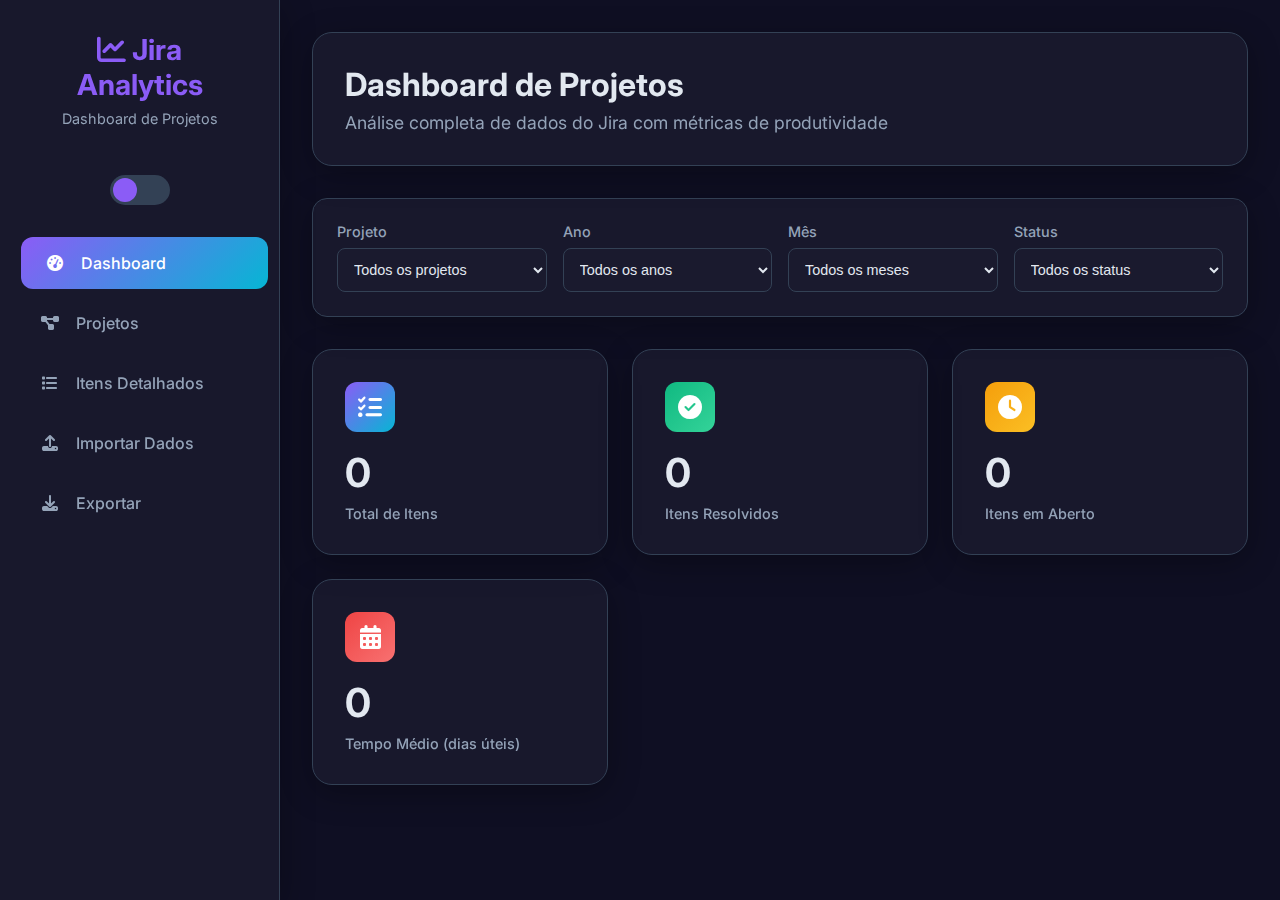
<file: index (1).html>
<!DOCTYPE html>
<html lang="pt-BR">
<head>
    <meta charset="UTF-8">
    <meta name="viewport" content="width=device-width, initial-scale=1.0">
    <title>Jira Analytics - Dashboard de Projetos</title>
    <link href="https://cdnjs.cloudflare.com/ajax/libs/font-awesome/6.4.0/css/all.min.css" rel="stylesheet">
    <link href="https://fonts.googleapis.com/css2?family=Inter:wght@300;400;500;600;700&display=swap" rel="stylesheet">
    <style>
        :root {
            --bg-primary: #0f0f23;
            --bg-secondary: #1a1a2e;
            --bg-tertiary: #16213e;
            --text-primary: #e2e8f0;
            --text-secondary: #94a3b8;
            --text-muted: #64748b;
            --accent-primary: #8b5cf6;
            --accent-secondary: #06b6d4;
            --accent-success: #10b981;
            --accent-warning: #f59e0b;
            --accent-danger: #ef4444;
            --border-color: #334155;
            --card-bg: rgba(26, 26, 46, 0.8);
            --glass-bg: rgba(139, 92, 246, 0.1);
            --shadow: 0 8px 32px rgba(0, 0, 0, 0.3);
        }

        [data-theme="light"] {
            --bg-primary: #f8fafc;
            --bg-secondary: #ffffff;
            --bg-tertiary: #f1f5f9;
            --text-primary: #1e293b;
            --text-secondary: #475569;
            --text-muted: #64748b;
            --accent-primary: #8b5cf6;
            --accent-secondary: #06b6d4;
            --accent-success: #10b981;
            --accent-warning: #f59e0b;
            --accent-danger: #ef4444;
            --border-color: #e2e8f0;
            --card-bg: rgba(255, 255, 255, 0.9);
            --glass-bg: rgba(139, 92, 246, 0.05);
            --shadow: 0 8px 32px rgba(0, 0, 0, 0.1);
        }

        * {
            margin: 0;
            padding: 0;
            box-sizing: border-box;
        }

        body {
            font-family: 'Inter', sans-serif;
            background: var(--bg-primary);
            min-height: 100vh;
            color: var(--text-primary);
            transition: all 0.3s ease;
        }

        .container {
            display: flex;
            min-height: 100vh;
        }

        /* Sidebar */
        .sidebar {
            width: 280px;
            background: var(--card-bg);
            backdrop-filter: blur(10px);
            border-right: 1px solid var(--border-color);
            padding: 2rem 0;
            box-shadow: var(--shadow);
            transition: all 0.3s ease;
        }

        .logo {
            text-align: center;
            margin-bottom: 3rem;
            padding: 0 2rem;
        }

        .logo h1 {
            color: var(--accent-primary);
            font-size: 1.8rem;
            font-weight: 700;
            margin-bottom: 0.5rem;
        }

        .logo p {
            color: var(--text-secondary);
            font-size: 0.9rem;
        }

        .theme-toggle {
            display: flex;
            align-items: center;
            justify-content: center;
            margin-bottom: 2rem;
            padding: 0 2rem;
        }

        .theme-switch {
            position: relative;
            width: 60px;
            height: 30px;
            background: var(--border-color);
            border-radius: 15px;
            cursor: pointer;
            transition: all 0.3s ease;
        }

        .theme-switch::before {
            content: '';
            position: absolute;
            top: 3px;
            left: 3px;
            width: 24px;
            height: 24px;
            background: var(--accent-primary);
            border-radius: 50%;
            transition: all 0.3s ease;
        }

        [data-theme="light"] .theme-switch::before {
            transform: translateX(30px);
        }

        .nav-menu {
            list-style: none;
            padding: 0 1rem;
        }

        .nav-item {
            margin-bottom: 0.5rem;
        }

        .nav-link {
            display: flex;
            align-items: center;
            padding: 1rem 1.5rem;
            color: var(--text-secondary);
            text-decoration: none;
            border-radius: 12px;
            transition: all 0.3s ease;
            font-weight: 500;
        }

        .nav-link:hover,
        .nav-link.active {
            background: linear-gradient(135deg, var(--accent-primary), var(--accent-secondary));
            color: white;
            transform: translateX(5px);
        }

        .nav-link i {
            margin-right: 1rem;
            width: 20px;
            text-align: center;
        }

        /* Main Content */
        .main-content {
            flex: 1;
            padding: 2rem;
            overflow-y: auto;
            background: var(--bg-primary);
        }

        .section {
            display: none;
        }

        .section.active {
            display: block;
        }

        .header {
            background: var(--card-bg);
            backdrop-filter: blur(10px);
            border-radius: 20px;
            padding: 2rem;
            margin-bottom: 2rem;
            box-shadow: var(--shadow);
            border: 1px solid var(--border-color);
        }

        .header h2 {
            color: var(--text-primary);
            font-size: 2rem;
            font-weight: 700;
            margin-bottom: 0.5rem;
        }

        .header p {
            color: var(--text-secondary);
            font-size: 1.1rem;
        }

        /* Upload Section */
        .upload-section {
            background: var(--card-bg);
            backdrop-filter: blur(10px);
            border-radius: 20px;
            padding: 2rem;
            margin-bottom: 2rem;
            box-shadow: var(--shadow);
            border: 1px solid var(--border-color);
        }

        .upload-area {
            border: 3px dashed var(--accent-primary);
            border-radius: 15px;
            padding: 3rem;
            text-align: center;
            transition: all 0.3s ease;
            cursor: pointer;
        }

        .upload-area:hover {
            border-color: var(--accent-secondary);
            background: var(--glass-bg);
        }

        .upload-area.dragover {
            border-color: var(--accent-secondary);
            background: var(--glass-bg);
        }

        .upload-icon {
            font-size: 3rem;
            color: var(--accent-primary);
            margin-bottom: 1rem;
        }

        .upload-text {
            font-size: 1.2rem;
            color: var(--text-primary);
            margin-bottom: 0.5rem;
            font-weight: 600;
        }

        .upload-subtext {
            color: var(--text-secondary);
            font-size: 0.9rem;
        }

        #fileInput {
            display: none;
        }

        /* Filters */
        .filters {
            background: var(--card-bg);
            border-radius: 15px;
            padding: 1.5rem;
            margin-bottom: 2rem;
            box-shadow: var(--shadow);
            border: 1px solid var(--border-color);
        }

        .filters-grid {
            display: grid;
            grid-template-columns: repeat(auto-fit, minmax(200px, 1fr));
            gap: 1rem;
            align-items: end;
        }

        .filter-group {
            display: flex;
            flex-direction: column;
        }

        .filter-label {
            color: var(--text-secondary);
            font-size: 0.9rem;
            margin-bottom: 0.5rem;
            font-weight: 500;
        }

        .filter-input {
            padding: 0.75rem;
            border: 1px solid var(--border-color);
            border-radius: 8px;
            background: var(--bg-secondary);
            color: var(--text-primary);
            font-size: 0.9rem;
        }

        .filter-input:focus {
            outline: none;
            border-color: var(--accent-primary);
        }

        /* Stats Cards */
        .stats-grid {
            display: grid;
            grid-template-columns: repeat(auto-fit, minmax(250px, 1fr));
            gap: 1.5rem;
            margin-bottom: 2rem;
        }

        .stat-card {
            background: var(--card-bg);
            backdrop-filter: blur(10px);
            border-radius: 20px;
            padding: 2rem;
            box-shadow: var(--shadow);
            border: 1px solid var(--border-color);
            transition: transform 0.3s ease;
        }

        .stat-card:hover {
            transform: translateY(-5px);
        }

        .stat-header {
            display: flex;
            align-items: center;
            justify-content: space-between;
            margin-bottom: 1rem;
        }

        .stat-icon {
            width: 50px;
            height: 50px;
            border-radius: 12px;
            display: flex;
            align-items: center;
            justify-content: center;
            font-size: 1.5rem;
            color: white;
        }

        .stat-icon.primary { background: linear-gradient(135deg, var(--accent-primary), var(--accent-secondary)); }
        .stat-icon.success { background: linear-gradient(135deg, var(--accent-success), #34d399); }
        .stat-icon.warning { background: linear-gradient(135deg, var(--accent-warning), #fbbf24); }
        .stat-icon.danger { background: linear-gradient(135deg, var(--accent-danger), #f87171); }

        .stat-value {
            font-size: 2.5rem;
            font-weight: 700;
            color: var(--text-primary);
            margin-bottom: 0.5rem;
        }

        .stat-label {
            color: var(--text-secondary);
            font-size: 0.9rem;
            font-weight: 500;
        }

        /* Tables */
        .table-container {
            background: var(--card-bg);
            border-radius: 15px;
            overflow: hidden;
            box-shadow: var(--shadow);
            border: 1px solid var(--border-color);
            margin-bottom: 2rem;
        }

        .table-header {
            padding: 1.5rem;
            border-bottom: 1px solid var(--border-color);
            display: flex;
            justify-content: space-between;
            align-items: center;
        }

        .table-title {
            font-size: 1.3rem;
            font-weight: 700;
            color: var(--text-primary);
        }

        .table {
            width: 100%;
            border-collapse: collapse;
        }

        .table th,
        .table td {
            padding: 1rem;
            text-align: left;
            border-bottom: 1px solid var(--border-color);
        }

        .table th {
            background: var(--bg-tertiary);
            color: var(--text-secondary);
            font-weight: 600;
            font-size: 0.9rem;
            text-transform: uppercase;
            letter-spacing: 0.5px;
        }

        .table td {
            color: var(--text-primary);
        }

        .table tbody tr:hover {
            background: var(--glass-bg);
        }

        /* Item key styling */
        .item-key {
            font-family: 'Courier New', monospace;
            border-radius: 4px;
            font-size: 0.85rem;
            font-weight: 600;
            color: var(--accent-primary);
        }

        /* Status badges */
        .status-badge {
            border-radius: 20px;
            font-size: 0.8rem;
            font-weight: 600;
            text-transform: uppercase;
            letter-spacing: 0.5px;
        }

        .status-resolved {
            color: var(--accent-success);
        }

        .status-open {
            color: var(--accent-danger);
        }

        .status-progress {
            background: rgba(245, 158, 11, 0.2);
            color: var(--accent-warning);
        }

        /* Priority badges */
        .priority-badge {
            padding: 0.25rem 0.75rem;
            border-radius: 20px;
            font-size: 0.8rem;
            font-weight: 600;
        }

        .priority-urgent {
            background: rgba(239, 68, 68, 0.2);
            color: var(--accent-danger);
        }

        .priority-high {
            background: rgba(245, 158, 11, 0.2);
            color: var(--accent-warning);
        }

        .priority-medium {
            background: rgba(6, 182, 212, 0.2);
            color: var(--accent-secondary);
        }

        .priority-low {
            background: rgba(16, 185, 129, 0.2);
            color: var(--accent-success);
        }

        /* Buttons */
        .btn {
            padding: 0.75rem 1.5rem;
            border: none;
            border-radius: 12px;
            font-weight: 600;
            cursor: pointer;
            transition: all 0.3s ease;
            text-decoration: none;
            display: inline-flex;
            align-items: center;
            gap: 0.5rem;
            font-size: 0.9rem;
        }

        .btn-primary {
            background: linear-gradient(135deg, var(--accent-primary), var(--accent-secondary));
            color: white;
        }

        .btn-secondary {
            background: var(--glass-bg);
            color: var(--accent-primary);
            border: 2px solid var(--accent-primary);
        }

        .btn:hover {
            transform: translateY(-2px);
            box-shadow: var(--shadow);
        }

        /* Export buttons */
        .export-buttons {
            display: flex;
            gap: 1rem;
        }

        /* Projects Section */
        .projects-section {
            background: var(--card-bg);
            backdrop-filter: blur(10px);
            border-radius: 20px;
            padding: 2rem;
            margin-bottom: 2rem;
            box-shadow: var(--shadow);
            border: 1px solid var(--border-color);
        }

        .section-header {
            display: flex;
            justify-content: space-between;
            align-items: center;
            margin-bottom: 2rem;
        }

        .section-title {
            font-size: 1.5rem;
            font-weight: 700;
            color: var(--text-primary);
        }

        /* Project Cards */
        .projects-grid {
            display: grid;
            gap: 1.5rem;
        }

        .project-card {
            background: var(--bg-secondary);
            border-radius: 15px;
            padding: 1.5rem;
            border-left: 5px solid var(--accent-primary);
            transition: all 0.3s ease;
            border: 1px solid var(--border-color);
        }

        .project-card:hover {
            transform: translateX(5px);
            box-shadow: var(--shadow);
        }

        .project-header {
            display: flex;
            justify-content: space-between;
            align-items: flex-start;
            margin-bottom: 1rem;
        }

        .project-name {
            font-size: 1.2rem;
            font-weight: 700;
            color: var(--text-primary);
            margin-bottom: 0.5rem;
        }

        .project-stats {
            display: grid;
            grid-template-columns: repeat(auto-fit, minmax(120px, 1fr));
            gap: 1rem;
            margin-top: 1rem;
        }

        .project-stat {
            text-align: center;
            padding: 1rem;
            background: var(--glass-bg);
            border-radius: 10px;
        }

        .project-stat-value {
            font-size: 1.5rem;
            font-weight: 700;
            color: var(--accent-primary);
        }

        .project-stat-label {
            font-size: 0.8rem;
            color: var(--text-secondary);
            margin-top: 0.25rem;
        }

        /* Pagination */
        .pagination {
            padding-bottom: 28px;
            display: flex;
            justify-content: center;
            align-items: center;
            gap: 0.5rem;
            margin-top: 2rem;
        }

        .pagination button {
            padding: 0.5rem 1rem;
            border: 1px solid var(--border-color);
            background: var(--bg-secondary);
            color: var(--text-primary);
            border-radius: 8px;
            cursor: pointer;
            transition: all 0.3s ease;
        }

        .pagination button:hover {
            background: var(--accent-primary);
            color: white;
        }

        .pagination button.active {
            background: var(--accent-primary);
            color: white;
        }

        .pagination button:disabled {
            opacity: 0.5;
            cursor: not-allowed;
        }

        /* Loading */
        .loading {
            text-align: center;
            padding: 3rem;
            color: var(--text-secondary);
        }

        .loading i {
            font-size: 3rem;
            margin-bottom: 1rem;
            animation: spin 1s linear infinite;
        }

        @keyframes spin {
            0% { transform: rotate(0deg); }
            100% { transform: rotate(360deg); }
        }

        /* Responsive */
        @media (max-width: 768px) {
            .container {
                flex-direction: column;
            }
            
            .sidebar {
                width: 100%;
                padding: 1rem 0;
            }
            
            .nav-menu {
                display: flex;
                overflow-x: auto;
                padding: 0 1rem;
            }
            
            .nav-item {
                margin-right: 1rem;
                margin-bottom: 0;
                white-space: nowrap;
            }
            
            .main-content {
                padding: 1rem;
            }

            .filters-grid {
                grid-template-columns: 1fr;
            }

            .export-buttons {
                flex-direction: column;
            }
        }

        .hidden {
            display: none;
        }

        /* Scrollbar */
        ::-webkit-scrollbar {
            width: 8px;
        }

        ::-webkit-scrollbar-track {
            background: var(--bg-secondary);
        }

        ::-webkit-scrollbar-thumb {
            background: var(--accent-primary);
            border-radius: 4px;
        }

        ::-webkit-scrollbar-thumb:hover {
            background: var(--accent-secondary);
        }
    </style>
</head>
<body data-theme="dark">
    <div class="container">
        <!-- Sidebar -->
        <aside class="sidebar">
            <div class="logo">
                <h1><i class="fas fa-chart-line"></i> Jira Analytics</h1>
                <p>Dashboard de Projetos</p>
            </div>
            
            <div class="theme-toggle">
                <div class="theme-switch" id="themeToggle"></div>
            </div>
            
            <nav>
                <ul class="nav-menu">
                    <li class="nav-item">
                        <a href="#" class="nav-link active" data-section="dashboard">
                            <i class="fas fa-tachometer-alt"></i>
                            Dashboard
                        </a>
                    </li>
                    <li class="nav-item">
                        <a href="#" class="nav-link" data-section="projects">
                            <i class="fas fa-project-diagram"></i>
                            Projetos
                        </a>
                    </li>
                    <li class="nav-item">
                        <a href="#" class="nav-link" data-section="items">
                            <i class="fas fa-list"></i>
                            Itens Detalhados
                        </a>
                    </li>
                    <li class="nav-item">
                        <a href="#" class="nav-link" data-section="upload">
                            <i class="fas fa-upload"></i>
                            Importar Dados
                        </a>
                    </li>
                    <li class="nav-item">
                        <a href="#" class="nav-link" data-section="export">
                            <i class="fas fa-download"></i>
                            Exportar
                        </a>
                    </li>
                </ul>
            </nav>
        </aside>

        <!-- Main Content -->
        <main class="main-content">
            <!-- Dashboard Section -->
            <section id="dashboard" class="section active">
                <div class="header">
                    <h2>Dashboard de Projetos</h2>
                    <p>Análise completa de dados do Jira com métricas de produtividade</p>
                </div>

                <!-- Filters -->
                <div class="filters">
                    <div class="filters-grid">
                        <div class="filter-group">
                            <label class="filter-label">Projeto</label>
                            <select class="filter-input" id="projectFilter">
                                <option value="">Todos os projetos</option>
                            </select>
                        </div>
                        <div class="filter-group">
                            <label class="filter-label">Ano</label>
                            <select class="filter-input" id="yearFilter">
                                <option value="">Todos os anos</option>
                            </select>
                        </div>
                        <div class="filter-group">
                            <label class="filter-label">Mês</label>
                            <select class="filter-input" id="monthFilter">
                                <option value="">Todos os meses</option>
                                <option value="1">Janeiro</option>
                                <option value="2">Fevereiro</option>
                                <option value="3">Março</option>
                                <option value="4">Abril</option>
                                <option value="5">Maio</option>
                                <option value="6">Junho</option>
                                <option value="7">Julho</option>
                                <option value="8">Agosto</option>
                                <option value="9">Setembro</option>
                                <option value="10">Outubro</option>
                                <option value="11">Novembro</option>
                                <option value="12">Dezembro</option>
                            </select>
                        </div>
                        <div class="filter-group">
                            <label class="filter-label">Status</label>
                            <select class="filter-input" id="statusFilter">
                                <option value="">Todos os status</option>
                            </select>
                        </div>
                    </div>
                </div>

                <!-- Stats Grid -->
                <div class="stats-grid" id="statsGrid">
                    <div class="stat-card">
                        <div class="stat-header">
                            <div class="stat-icon primary">
                                <i class="fas fa-tasks"></i>
                            </div>
                        </div>
                        <div class="stat-value" id="totalItems">0</div>
                        <div class="stat-label">Total de Itens</div>
                    </div>

                    <div class="stat-card">
                        <div class="stat-header">
                            <div class="stat-icon success">
                                <i class="fas fa-check-circle"></i>
                            </div>
                        </div>
                        <div class="stat-value" id="resolvedItems">0</div>
                        <div class="stat-label">Itens Resolvidos</div>
                    </div>

                    <div class="stat-card">
                        <div class="stat-header">
                            <div class="stat-icon warning">
                                <i class="fas fa-clock"></i>
                            </div>
                        </div>
                        <div class="stat-value" id="openItems">0</div>
                        <div class="stat-label">Itens em Aberto</div>
                    </div>

                    <div class="stat-card">
                        <div class="stat-header">
                            <div class="stat-icon danger">
                                <i class="fas fa-calendar-alt"></i>
                            </div>
                        </div>
                        <div class="stat-value" id="avgResolutionTime">0</div>
                        <div class="stat-label">Tempo Médio (dias úteis)</div>
                    </div>
                </div>
            </section>

            <!-- Projects Section -->
            <section id="projects" class="section">
                <div class="header">
                    <h2>Análise por Projeto</h2>
                    <p>Métricas detalhadas de cada projeto</p>
                </div>

                <div class="projects-section">
                    <div class="projects-grid" id="projectsGrid">
                        <div class="loading">
                            <i class="fas fa-spinner"></i>
                            <p>Carregue um arquivo para visualizar os dados dos projetos</p>
                        </div>
                    </div>
                </div>
            </section>

            <!-- Items Section -->
            <section id="items" class="section">
                <div class="header">
                    <h2>Itens Detalhados</h2>
                    <p>Visualização completa de todos os itens por projeto</p>
                </div>

                <div class="table-container">
                    <div class="table-header">
                        <h3 class="table-title">Lista de Itens</h3>
                        <div class="export-buttons">
                            <button class="btn btn-secondary" id="exportItemsCSV">
                                <i class="fas fa-file-csv"></i>
                                Exportar CSV
                            </button>
                        </div>
                    </div>
                    <div style="overflow-x: auto;">
                        <table class="table" id="itemsTable">
                            <thead>
                                <tr>
                                    <th>Chave</th>
                                    <th>Projeto</th>
                                    <th>Tipo</th>
                                    <th>Resumo</th>
                                    <th>Responsável</th>
                                    <th>Status</th>
                                    <th>Prioridade</th>
                                    <th>Data Abertura</th>
                                    <th>Data Fechamento</th>
                                    <th>Dias em Aberto</th>
                                </tr>
                            </thead>
                            <tbody id="itemsTableBody">
                                <tr>
                                    <td colspan="10" class="loading">
                                        <i class="fas fa-spinner"></i>
                                        <p>Carregue um arquivo para visualizar os itens</p>
                                    </td>
                                </tr>
                            </tbody>
                        </table>
                    </div>
                    <div class="pagination" id="itemsPagination"></div>
                </div>
            </section>

            <!-- Upload Section -->
            <section id="upload" class="section">
                <div class="header">
                    <h2>Importar Dados</h2>
                    <p>Carregue seus arquivos CSV ou XML do Jira</p>
                </div>

                <div class="upload-section">
                    <div class="upload-area" id="uploadArea">
                        <div class="upload-icon">
                            <i class="fas fa-cloud-upload-alt"></i>
                        </div>
                        <div class="upload-text">Arraste e solte seus arquivos aqui</div>
                        <div class="upload-subtext">Suporte para CSV e XML (separadores: vírgula ou ponto e vírgula)</div>
                        <input type="file" id="fileInput" accept=".csv,.xml" multiple>
                    </div>
                </div>
            </section>

            <!-- Export Section -->
            <section id="export" class="section">
                <div class="header">
                    <h2>Exportar Dados</h2>
                    <p>Exporte suas análises em diferentes formatos</p>
                </div>

                <div class="projects-section">
                    <div class="section-header">
                        <h3 class="section-title">Opções de Exportação</h3>
                    </div>
                    
                    <div class="stats-grid">
                        <div class="stat-card">
                            <div class="stat-header">
                                <div class="stat-icon primary">
                                    <i class="fas fa-file-csv"></i>
                                </div>
                            </div>
                            <div class="stat-value">CSV</div>
                            <div class="stat-label">Resumo por Projeto</div>
                            <button class="btn btn-primary" id="exportCSV" style="margin-top: 1rem; width: 100%;">
                                <i class="fas fa-download"></i>
                                Exportar CSV
                            </button>
                        </div>

                        <div class="stat-card">
                            <div class="stat-header">
                                <div class="stat-icon success">
                                    <i class="fas fa-file-code"></i>
                                </div>
                            </div>
                            <div class="stat-value">XML</div>
                            <div class="stat-label">Resumo por Projeto</div>
                            <button class="btn btn-primary" id="exportXML" style="margin-top: 1rem; width: 100%;">
                                <i class="fas fa-download"></i>
                                Exportar XML
                            </button>
                        </div>

                        <div class="stat-card">
                            <div class="stat-header">
                                <div class="stat-icon warning">
                                    <i class="fas fa-list"></i>
                                </div>
                            </div>
                            <div class="stat-value">Detalhado</div>
                            <div class="stat-label">Todos os Itens</div>
                            <button class="btn btn-primary" id="exportDetailedCSV" style="margin-top: 1rem; width: 100%;">
                                <i class="fas fa-download"></i>
                                Exportar Detalhado
                            </button>
                        </div>
                    </div>
                </div>
            </section>
        </main>
    </div>

    <script>
        class JiraAnalytics {
            constructor() {
                this.data = [];
                this.filteredData = [];
                this.projects = {};
                this.currentPage = 1;
                this.itemsPerPage = 20;
                this.init();
            }

            init() {
                this.setupEventListeners();
                this.setupNavigation();
                this.setupTheme();
            }

            setupEventListeners() {
                const uploadArea = document.getElementById('uploadArea');
                const fileInput = document.getElementById('fileInput');

                // Upload area events
                uploadArea.addEventListener('click', () => fileInput.click());
                uploadArea.addEventListener('dragover', this.handleDragOver.bind(this));
                uploadArea.addEventListener('dragleave', this.handleDragLeave.bind(this));
                uploadArea.addEventListener('drop', this.handleDrop.bind(this));

                // File input change
                fileInput.addEventListener('change', this.handleFileSelect.bind(this));

                // Export buttons
                document.getElementById('exportCSV').addEventListener('click', () => this.exportData('csv'));
                document.getElementById('exportXML').addEventListener('click', () => this.exportData('xml'));
                document.getElementById('exportItemsCSV').addEventListener('click', () => this.exportItemsData('csv'));
                document.getElementById('exportDetailedCSV').addEventListener('click', () => this.exportItemsData('csv'));

                // Filters
                document.getElementById('projectFilter').addEventListener('change', this.applyFilters.bind(this));
                document.getElementById('yearFilter').addEventListener('change', this.applyFilters.bind(this));
                document.getElementById('monthFilter').addEventListener('change', this.applyFilters.bind(this));
                document.getElementById('statusFilter').addEventListener('change', this.applyFilters.bind(this));
            }

            setupNavigation() {
                const navLinks = document.querySelectorAll('.nav-link');
                const sections = document.querySelectorAll('.section');

                navLinks.forEach(link => {
                    link.addEventListener('click', (e) => {
                        e.preventDefault();
                        
                        // Remove active class from all links and sections
                        navLinks.forEach(l => l.classList.remove('active'));
                        sections.forEach(s => s.classList.remove('active'));
                        
                        // Add active class to clicked link
                        link.classList.add('active');
                        
                        // Show corresponding section
                        const sectionId = link.getAttribute('data-section');
                        const section = document.getElementById(sectionId);
                        if (section) {
                            section.classList.add('active');
                        }
                    });
                });
            }

            setupTheme() {
                const themeToggle = document.getElementById('themeToggle');
                const body = document.body;

                themeToggle.addEventListener('click', () => {
                    const currentTheme = body.getAttribute('data-theme');
                    const newTheme = currentTheme === 'dark' ? 'light' : 'dark';
                    body.setAttribute('data-theme', newTheme);
                    localStorage.setItem('theme', newTheme);
                });

                // Load saved theme
                const savedTheme = localStorage.getItem('theme') || 'dark';
                body.setAttribute('data-theme', savedTheme);
            }

            handleDragOver(e) {
                e.preventDefault();
                e.currentTarget.classList.add('dragover');
            }

            handleDragLeave(e) {
                e.currentTarget.classList.remove('dragover');
            }

            handleDrop(e) {
                e.preventDefault();
                e.currentTarget.classList.remove('dragover');
                const files = e.dataTransfer.files;
                this.processFiles(files);
            }

            handleFileSelect(e) {
                const files = e.target.files;
                this.processFiles(files);
            }

            async processFiles(files) {
                this.data = []; // Reset data
                for (let file of files) {
                    if (file.type === 'text/csv' || file.name.endsWith('.csv')) {
                        await this.parseCSV(file);
                    } else if (file.type === 'text/xml' || file.name.endsWith('.xml')) {
                        await this.parseXML(file);
                    }
                }
                this.analyzeData();
                this.setupFilters();
                this.applyFilters();
                this.updateUI();
            }

            async parseCSV(file) {
                const text = await file.text();
                const lines = text.split('\n').filter(line => line.trim());
                
                if (lines.length === 0) return;

                // Detect separator
                const firstLine = lines[0];
                const commaCount = (firstLine.match(/,/g) || []).length;
                const semicolonCount = (firstLine.match(/;/g) || []).length;
                const separator = semicolonCount > commaCount ? ';' : ',';

                // Parse header
                const headers = this.parseCSVLine(lines[0], separator);
                
                // Find column indices
                const columnMap = this.mapColumns(headers);

                // Parse data
                for (let i = 1; i < lines.length; i++) {
                    const values = this.parseCSVLine(lines[i], separator);
                    if (values.length >= headers.length) {
                        const item = this.createItemFromRow(values, columnMap);
                        if (item) this.data.push(item);
                    }
                }
            }

            parseCSVLine(line, separator) {
                const result = [];
                let current = '';
                let inQuotes = false;
                
                for (let i = 0; i < line.length; i++) {
                    const char = line[i];
                    
                    if (char === '"') {
                        inQuotes = !inQuotes;
                    } else if (char === separator && !inQuotes) {
                        result.push(current.trim());
                        current = '';
                    } else {
                        current += char;
                    }
                }
                
                result.push(current.trim());
                return result;
            }

            async parseXML(file) {
                const text = await file.text();
                const parser = new DOMParser();
                const xmlDoc = parser.parseFromString(text, 'text/xml');
                
                // Basic XML parsing - adjust based on your XML structure
                const items = xmlDoc.querySelectorAll('item');
                items.forEach(item => {
                    const data = {
                        itemKey: this.getXMLValue(item, 'key'),
                        projectName: this.getXMLValue(item, 'projectName'),
                        itemType: this.getXMLValue(item, 'itemType'),
                        summary: this.getXMLValue(item, 'summary'),
                        assignee: this.getXMLValue(item, 'assignee'),
                        reporter: this.getXMLValue(item, 'reporter'),
                        priority: this.getXMLValue(item, 'priority'),
                        status: this.getXMLValue(item, 'status'),
                        created: this.getXMLValue(item, 'created'),
                        resolved: this.getXMLValue(item, 'resolved'),
                        updated: this.getXMLValue(item, 'updated')
                    };
                    
                    if (data.projectName) this.data.push(data);
                });
            }

            getXMLValue(element, tagName) {
                const tag = element.querySelector(tagName);
                return tag ? tag.textContent.trim() : '';
            }

            mapColumns(headers) {
                const map = {};
                const mappings = {
                    itemKey: ['chave da item', 'key', 'issue key', 'número'],
                    projectName: ['nome do projeto', 'project name', 'projeto'],
                    itemType: ['tipo de item', 'item type', 'tipo'],
                    summary: ['resumo', 'summary', 'título', 'title'],
                    assignee: ['responsável', 'assignee', 'responsavel'],
                    reporter: ['relator', 'reporter'],
                    priority: ['prioridade', 'priority'],
                    status: ['status'],
                    created: ['criado', 'created', 'data criação'],
                    resolved: ['resolvido', 'resolved', 'data resolução'],
                    updated: ['atualizado', 'updated', 'data atualização', 'atualizado(a)']
                };

                Object.keys(mappings).forEach(key => {
                    const index = headers.findIndex(header => 
                        mappings[key].some(term => 
                            header.toLowerCase().includes(term.toLowerCase())
                        )
                    );
                    if (index !== -1) map[key] = index;
                });

                return map;
            }

            createItemFromRow(values, columnMap) {
                const item = {};
                
                Object.keys(columnMap).forEach(key => {
                    const index = columnMap[key];
                    if (index !== undefined && values[index]) {
                        item[key] = values[index].replace(/"/g, '').trim();
                    }
                });

                // Add calculated fields
                if (item.created) {
                    const createdDate = this.parseDate(item.created);
                    if (createdDate) {
                        item.createdDate = createdDate;
                        
                        // Enhanced logic for QDP project
                        const resolvedDate = this.getResolvedDate(item);
                        if (resolvedDate) {
                            item.resolvedDate = resolvedDate;
                            item.daysToResolve = this.calculateBusinessDays(createdDate, resolvedDate);
                        } else {
                            item.daysOpen = this.calculateBusinessDays(createdDate, new Date());
                        }
                    }
                }

                return item.projectName ? item : null;
            }

            // Enhanced method to determine resolved date based on project and status
            getResolvedDate(item) {
                const isQDPProject = item.projectName && item.projectName.toUpperCase().includes('QDP');
                const status = item.status ? item.status.toLowerCase() : '';
                
                // For QDP project with "Resolvido" status, use updated date
                if (isQDPProject && status.includes('resolvido')) {
                    return item.updated ? this.parseDate(item.updated) : null;
                }
                
                // For "Concluído" status, always use resolved date
                if (status.includes('concluído') || status.includes('concluido')) {
                    return item.resolved ? this.parseDate(item.resolved) : null;
                }
                
                // For other resolved statuses, use resolved date
                if (this.isItemResolved(item)) {
                    return item.resolved ? this.parseDate(item.resolved) : null;
                }
                
                return null;
            }

            setupFilters() {
                // Setup project filter
                const projectFilter = document.getElementById('projectFilter');
                const projects = [...new Set(this.data.map(item => item.projectName))].sort();
                projectFilter.innerHTML = '<option value="">Todos os projetos</option>';
                projects.forEach(project => {
                    const option = document.createElement('option');
                    option.value = project;
                    option.textContent = project;
                    projectFilter.appendChild(option);
                });

                // Setup year filter
                const yearFilter = document.getElementById('yearFilter');
                const years = [...new Set(this.data.map(item => {
                    if (item.createdDate) {
                        return item.createdDate.getFullYear();
                    }
                    return null;
                }).filter(year => year !== null))].sort((a, b) => b - a);
                
                yearFilter.innerHTML = '<option value="">Todos os anos</option>';
                years.forEach(year => {
                    const option = document.createElement('option');
                    option.value = year;
                    option.textContent = year;
                    yearFilter.appendChild(option);
                });

                // Setup status filter
                const statusFilter = document.getElementById('statusFilter');
                const statuses = [...new Set(this.data.map(item => item.status))].filter(status => status).sort();
                statusFilter.innerHTML = '<option value="">Todos os status</option>';
                statuses.forEach(status => {
                    const option = document.createElement('option');
                    option.value = status;
                    option.textContent = status;
                    statusFilter.appendChild(option);
                });
            }

            applyFilters() {
                const projectFilter = document.getElementById('projectFilter').value;
                const yearFilter = document.getElementById('yearFilter').value;
                const monthFilter = document.getElementById('monthFilter').value;
                const statusFilter = document.getElementById('statusFilter').value;

                this.filteredData = this.data.filter(item => {
                    if (projectFilter && item.projectName !== projectFilter) return false;
                    if (statusFilter && item.status !== statusFilter) return false;
                    
                    if (yearFilter || monthFilter) {
                        if (!item.createdDate) return false;
                        
                        if (yearFilter && item.createdDate.getFullYear() !== parseInt(yearFilter)) return false;
                        if (monthFilter && (item.createdDate.getMonth() + 1) !== parseInt(monthFilter)) return false;
                    }
                    
                    return true;
                });

                this.analyzeFilteredData();
                this.updateUI();
                this.updateItemsTable();
            }

            analyzeData() {
                this.projects = {};
                
                this.data.forEach(item => {
                    const projectName = item.projectName;
                    
                    if (!this.projects[projectName]) {
                        this.projects[projectName] = {
                            name: projectName,
                            total: 0,
                            resolved: 0,
                            open: 0,
                            items: [],
                            avgResolutionTime: 0,
                            avgOpenTime: 0
                        };
                    }

                    const project = this.projects[projectName];
                    project.total++;
                    project.items.push(item);

                    const isResolved = this.isItemResolved(item);
                    if (isResolved) {
                        project.resolved++;
                    } else {
                        project.open++;
                    }
                });

                // Calculate time metrics
                Object.values(this.projects).forEach(project => {
                    this.calculateTimeMetrics(project);
                });
            }

            analyzeFilteredData() {
                this.filteredProjects = {};
                
                this.filteredData.forEach(item => {
                    const projectName = item.projectName;
                    
                    if (!this.filteredProjects[projectName]) {
                        this.filteredProjects[projectName] = {
                            name: projectName,
                            total: 0,
                            resolved: 0,
                            open: 0,
                            items: [],
                            avgResolutionTime: 0,
                            avgOpenTime: 0
                        };
                    }

                    const project = this.filteredProjects[projectName];
                    project.total++;
                    project.items.push(item);

                    const isResolved = this.isItemResolved(item);
                    if (isResolved) {
                        project.resolved++;
                    } else {
                        project.open++;
                    }
                });

                // Calculate time metrics
                Object.values(this.filteredProjects).forEach(project => {
                    this.calculateTimeMetrics(project);
                });
            }

            isItemResolved(item) {
                if (!item.status) return false;
                
                const resolvedStatuses = [
                    'resolvido', 'resolved', 'fechado', 'closed', 
                    'concluído', 'done', 'finalizado', 'finished',
                    'itens concluídos', 'concluido'
                ];
                
                return resolvedStatuses.some(status => 
                    item.status.toLowerCase().includes(status.toLowerCase())
                ) || !!item.resolved;
            }

            calculateTimeMetrics(project) {
                let totalResolutionDays = 0;
                let totalOpenDays = 0;
                let resolvedCount = 0;
                let openCount = 0;

                project.items.forEach(item => {
                    if (!item.createdDate) return;

                    if (this.isItemResolved(item) && item.daysToResolve !== undefined) {
                        totalResolutionDays += item.daysToResolve;
                        resolvedCount++;
                    } else if (item.daysOpen !== undefined) {
                        totalOpenDays += item.daysOpen;
                        openCount++;
                    }
                });

                project.avgResolutionTime = resolvedCount > 0 ? 
                    Math.round(totalResolutionDays / resolvedCount) : 0;
                project.avgOpenTime = openCount > 0 ? 
                    Math.round(totalOpenDays / openCount) : 0;
            }

            parseDate(dateString) {
                if (!dateString) return null;
                
                // Try different date formats
                const formats = [
                    /(\d{1,2})\/(\w{3})\/(\d{2,4})\s+(\d{1,2}):(\d{2})\s*(AM|PM)/i, // 30/out/24 4:10 PM
                    /(\d{1,2})\/(\d{1,2})\/(\d{2,4})/,  // DD/MM/YYYY
                    /(\d{4})-(\d{1,2})-(\d{1,2})/,     // YYYY-MM-DD
                ];

                for (let format of formats) {
                    const match = dateString.match(format);
                    if (match) {
                        if (format === formats[0]) {
                            // Handle Portuguese month names
                            const monthMap = {
                                'jan': 0, 'fev': 1, 'mar': 2, 'abr': 3,
                                'mai': 4, 'jun': 5, 'jul': 6, 'ago': 7,
                                'set': 8, 'out': 9, 'nov': 10, 'dez': 11
                            };
                            const day = parseInt(match[1]);
                            const month = monthMap[match[2].toLowerCase()];
                            let year = parseInt(match[3]);
                            if (year < 100) year += 2000;
                            
                            return new Date(year, month, day);
                        } else if (format === formats[1]) {
                            const day = parseInt(match[1]);
                            const month = parseInt(match[2]) - 1;
                            let year = parseInt(match[3]);
                            if (year < 100) year += 2000;
                            
                            return new Date(year, month, day);
                        } else {
                            return new Date(match[0]);
                        }
                    }
                }

                return new Date(dateString);
            }

            calculateBusinessDays(startDate, endDate) {
                let count = 0;
                const current = new Date(startDate);
                
                while (current <= endDate) {
                    const dayOfWeek = current.getDay();
                    if (dayOfWeek !== 0 && dayOfWeek !== 6) { // Not Sunday (0) or Saturday (6)
                        count++;
                    }
                    current.setDate(current.getDate() + 1);
                }
                
                return count;
            }

            updateUI() {
                this.updateStats();
                this.updateProjectsGrid();
            }

            updateStats() {
                const data = this.filteredData.length > 0 ? this.filteredData : this.data;
                const projects = this.filteredData.length > 0 ? this.filteredProjects : this.projects;
                
                const totalItems = data.length;
                const resolvedItems = data.filter(item => this.isItemResolved(item)).length;
                const openItems = totalItems - resolvedItems;
                
                // Calculate average resolution time across all projects
                const avgTimes = Object.values(projects)
                    .filter(p => p.avgResolutionTime > 0)
                    .map(p => p.avgResolutionTime);
                const avgResolutionTime = avgTimes.length > 0 ? 
                    Math.round(avgTimes.reduce((a, b) => a + b, 0) / avgTimes.length) : 0;

                document.getElementById('totalItems').textContent = totalItems;
                document.getElementById('resolvedItems').textContent = resolvedItems;
                document.getElementById('openItems').textContent = openItems;
                document.getElementById('avgResolutionTime').textContent = avgResolutionTime;
            }

            updateProjectsGrid() {
                const grid = document.getElementById('projectsGrid');
                const projects = this.filteredData.length > 0 ? this.filteredProjects : this.projects;
                
                if (Object.keys(projects).length === 0) {
                    grid.innerHTML = `
                        <div class="loading">
                            <i class="fas fa-inbox"></i>
                            <p>Nenhum projeto encontrado nos dados carregados</p>
                        </div>
                    `;
                    return;
                }

                grid.innerHTML = Object.values(projects).map(project => `
                    <div class="project-card">
                        <div class="project-header">
                            <div class="project-name">${project.name}</div>
                        </div>
                        <div class="project-stats">
                            <div class="project-stat">
                                <div class="project-stat-value">${project.total}</div>
                                <div class="project-stat-label">Total</div>
                            </div>
                            <div class="project-stat">
                                <div class="project-stat-value">${project.resolved}</div>
                                <div class="project-stat-label">Resolvidos</div>
                            </div>
                            <div class="project-stat">
                                <div class="project-stat-value">${project.open}</div>
                                <div class="project-stat-label">Em Aberto</div>
                            </div>
                            <div class="project-stat">
                                <div class="project-stat-value">${project.avgResolutionTime}</div>
                                <div class="project-stat-label">Tempo Médio (dias)</div>
                            </div>
                            <div class="project-stat">
                                <div class="project-stat-value">${project.avgOpenTime}</div>
                                <div class="project-stat-label">Tempo Aberto (dias)</div>
                            </div>
                            <div class="project-stat">
                                <div class="project-stat-value">${Math.round((project.resolved / project.total) * 100)}%</div>
                                <div class="project-stat-label">Taxa Resolução</div>
                            </div>
                        </div>
                    </div>
                `).join('');
            }

            updateItemsTable() {
                const tbody = document.getElementById('itemsTableBody');
                const data = this.filteredData.length > 0 ? this.filteredData : this.data;
                
                if (data.length === 0) {
                    tbody.innerHTML = `
                        <tr>
                            <td colspan="10" class="loading">
                                <i class="fas fa-inbox"></i>
                                <p>Nenhum item encontrado</p>
                            </td>
                        </tr>
                    `;
                    return;
                }

                // Sort by project and created date
                const sortedData = [...data].sort((a, b) => {
                    if (a.projectName !== b.projectName) {
                        return a.projectName.localeCompare(b.projectName);
                    }
                    if (a.createdDate && b.createdDate) {
                        return b.createdDate - a.createdDate;
                    }
                    return 0;
                });

                // Pagination
                const startIndex = (this.currentPage - 1) * this.itemsPerPage;
                const endIndex = startIndex + this.itemsPerPage;
                const pageData = sortedData.slice(startIndex, endIndex);

                tbody.innerHTML = pageData.map(item => `
                    <tr>
                        <td><span class="item-key">${item.itemKey || '-'}</span></td>
                        <td><strong>${item.projectName}</strong></td>
                        <td>${item.itemType || '-'}</td>
                        <td>${item.summary || '-'}</td>
                        <td>${item.assignee || '-'}</td>
                        <td>${this.getStatusBadge(item.status)}</td>
                        <td>${this.getPriorityBadge(item.priority)}</td>
                        <td>${item.createdDate ? item.createdDate.toLocaleDateString('pt-BR') : '-'}</td>
                        <td>${item.resolvedDate ? item.resolvedDate.toLocaleDateString('pt-BR') : '-'}</td>
                        <td>
                            ${item.daysToResolve !== undefined ? 
                                `<span class="status-resolved">${item.daysToResolve} dias</span>` : 
                                item.daysOpen !== undefined ? 
                                `<span class="status-open">${item.daysOpen} dias</span>` : '-'
                            }
                        </td>
                    </tr>
                `).join('');

                this.updatePagination(sortedData.length);
            }

            getStatusBadge(status) {
                if (!status) return '-';
                
                const isResolved = this.isItemResolved({ status });
                const badgeClass = isResolved ? 'status-resolved' : 'status-open';
                
                return `<span class="status-badge ${badgeClass}">${status}</span>`;
            }

            getPriorityBadge(priority) {
                if (!priority) return '-';
                
                let badgeClass = 'priority-medium';
                const priorityLower = priority.toLowerCase();
                
                if (priorityLower.includes('urgent') || priorityLower.includes('crítica')) {
                    badgeClass = 'priority-urgent';
                } else if (priorityLower.includes('alta') || priorityLower.includes('high')) {
                    badgeClass = 'priority-high';
                } else if (priorityLower.includes('baixa') || priorityLower.includes('low')) {
                    badgeClass = 'priority-low';
                }
                
                return `<span class="priority-badge ${badgeClass}">${priority}</span>`;
            }

            updatePagination(totalItems) {
                const pagination = document.getElementById('itemsPagination');
                const totalPages = Math.ceil(totalItems / this.itemsPerPage);
                
                if (totalPages <= 1) {
                    pagination.innerHTML = '';
                    return;
                }

                let paginationHTML = '';
                
                // Previous button
                paginationHTML += `
                    <button ${this.currentPage === 1 ? 'disabled' : ''} onclick="analytics.changePage(${this.currentPage - 1})">
                        <i class="fas fa-chevron-left"></i>
                    </button>
                `;
                
                // Page numbers
                for (let i = 1; i <= totalPages; i++) {
                    if (i === 1 || i === totalPages || (i >= this.currentPage - 2 && i <= this.currentPage + 2)) {
                        paginationHTML += `
                            <button class="${i === this.currentPage ? 'active' : ''}" onclick="analytics.changePage(${i})">
                                ${i}
                            </button>
                        `;
                    } else if (i === this.currentPage - 3 || i === this.currentPage + 3) {
                        paginationHTML += '<span>...</span>';
                    }
                }
                
                // Next button
                paginationHTML += `
                    <button ${this.currentPage === totalPages ? 'disabled' : ''} onclick="analytics.changePage(${this.currentPage + 1})">
                        <i class="fas fa-chevron-right"></i>
                    </button>
                `;
                
                pagination.innerHTML = paginationHTML;
            }

            changePage(page) {
                this.currentPage = page;
                this.updateItemsTable();
            }

            exportData(format) {
                const projects = this.filteredData.length > 0 ? this.filteredProjects : this.projects;
                
                if (Object.keys(projects).length === 0) {
                    alert('Nenhum dado para exportar. Carregue um arquivo primeiro.');
                    return;
                }

                const summary = Object.values(projects).map(project => ({
                    'Nome do Projeto': project.name,
                    'Total de Itens': project.total,
                    'Itens Resolvidos': project.resolved,
                    'Itens em Aberto': project.open,
                    'Tempo Médio de Resolução (dias úteis)': project.avgResolutionTime,
                    'Tempo Médio em Aberto (dias úteis)': project.avgOpenTime,
                    'Taxa de Resolução (%)': Math.round((project.resolved / project.total) * 100)
                }));

                if (format === 'csv') {
                    this.downloadCSV(summary, 'jira-analytics-resumo.csv');
                } else if (format === 'xml') {
                    this.downloadXML(summary);
                }
            }

            exportItemsData(format) {
                const data = this.filteredData.length > 0 ? this.filteredData : this.data;
                
                if (data.length === 0) {
                    alert('Nenhum dado para exportar. Carregue um arquivo primeiro.');
                    return;
                }

                const itemsData = data.map(item => ({
                    'Chave da item': item.itemKey || '',
                    'Projeto': item.projectName,
                    'Tipo': item.itemType || '',
                    'Resumo': item.summary || '',
                    'Responsável': item.assignee || '',
                    'Relator': item.reporter || '',
                    'Status': item.status || '',
                    'Prioridade': item.priority || '',
                    'Data Abertura': item.createdDate ? item.createdDate.toLocaleDateString('pt-BR') : '',
                    'Data Fechamento': item.resolvedDate ? item.resolvedDate.toLocaleDateString('pt-BR') : '',
                    'Dias para Resolver': item.daysToResolve || '',
                    'Dias em Aberto': item.daysOpen || ''
                }));

                this.downloadCSV(itemsData, 'jira-analytics-itens-detalhados.csv');
            }

            downloadCSV(data, filename) {
                if (data.length === 0) return;

                const headers = Object.keys(data[0]);
                const csvContent = [
                    headers.join(','),
                    ...data.map(row => headers.map(header => `"${row[header]}"`).join(','))
                ].join('\n');

                this.downloadFile(csvContent, filename, 'text/csv');
            }

            downloadXML(data) {
                const xmlContent = `<?xml version="1.0" encoding="UTF-8"?>
<projects>
${data.map(project => `    <project>
        <name>${this.escapeXML(project['Nome do Projeto'])}</name>
        <totalItems>${project['Total de Itens']}</totalItems>
        <resolvedItems>${project['Itens Resolvidos']}</resolvedItems>
        <openItems>${project['Itens em Aberto']}</openItems>
        <avgResolutionTime>${project['Tempo Médio de Resolução (dias úteis)']}</avgResolutionTime>
        <avgOpenTime>${project['Tempo Médio em Aberto (dias úteis)']}</avgOpenTime>
        <resolutionRate>${project['Taxa de Resolução (%)']}</resolutionRate>
    </project>`).join('\n')}
</projects>`;

                this.downloadFile(xmlContent, 'jira-analytics-export.xml', 'text/xml');
            }

            escapeXML(str) {
                return str.toString()
                    .replace(/&/g, '&amp;')
                    .replace(/</g, '&lt;')
                    .replace(/>/g, '&gt;')
                    .replace(/"/g, '&quot;')
                    .replace(/'/g, '&apos;');
            }

            downloadFile(content, filename, mimeType) {
                const blob = new Blob([content], { type: mimeType });
                const url = URL.createObjectURL(blob);
                const a = document.createElement('a');
                a.href = url;
                a.download = filename;
                document.body.appendChild(a);
                a.click();
                document.body.removeChild(a);
                URL.revokeObjectURL(url);
            }
        }

        // Initialize the application
        let analytics;
        document.addEventListener('DOMContentLoaded', () => {
            analytics = new JiraAnalytics();
        });
    </script>
</body>
</html>
</file>
